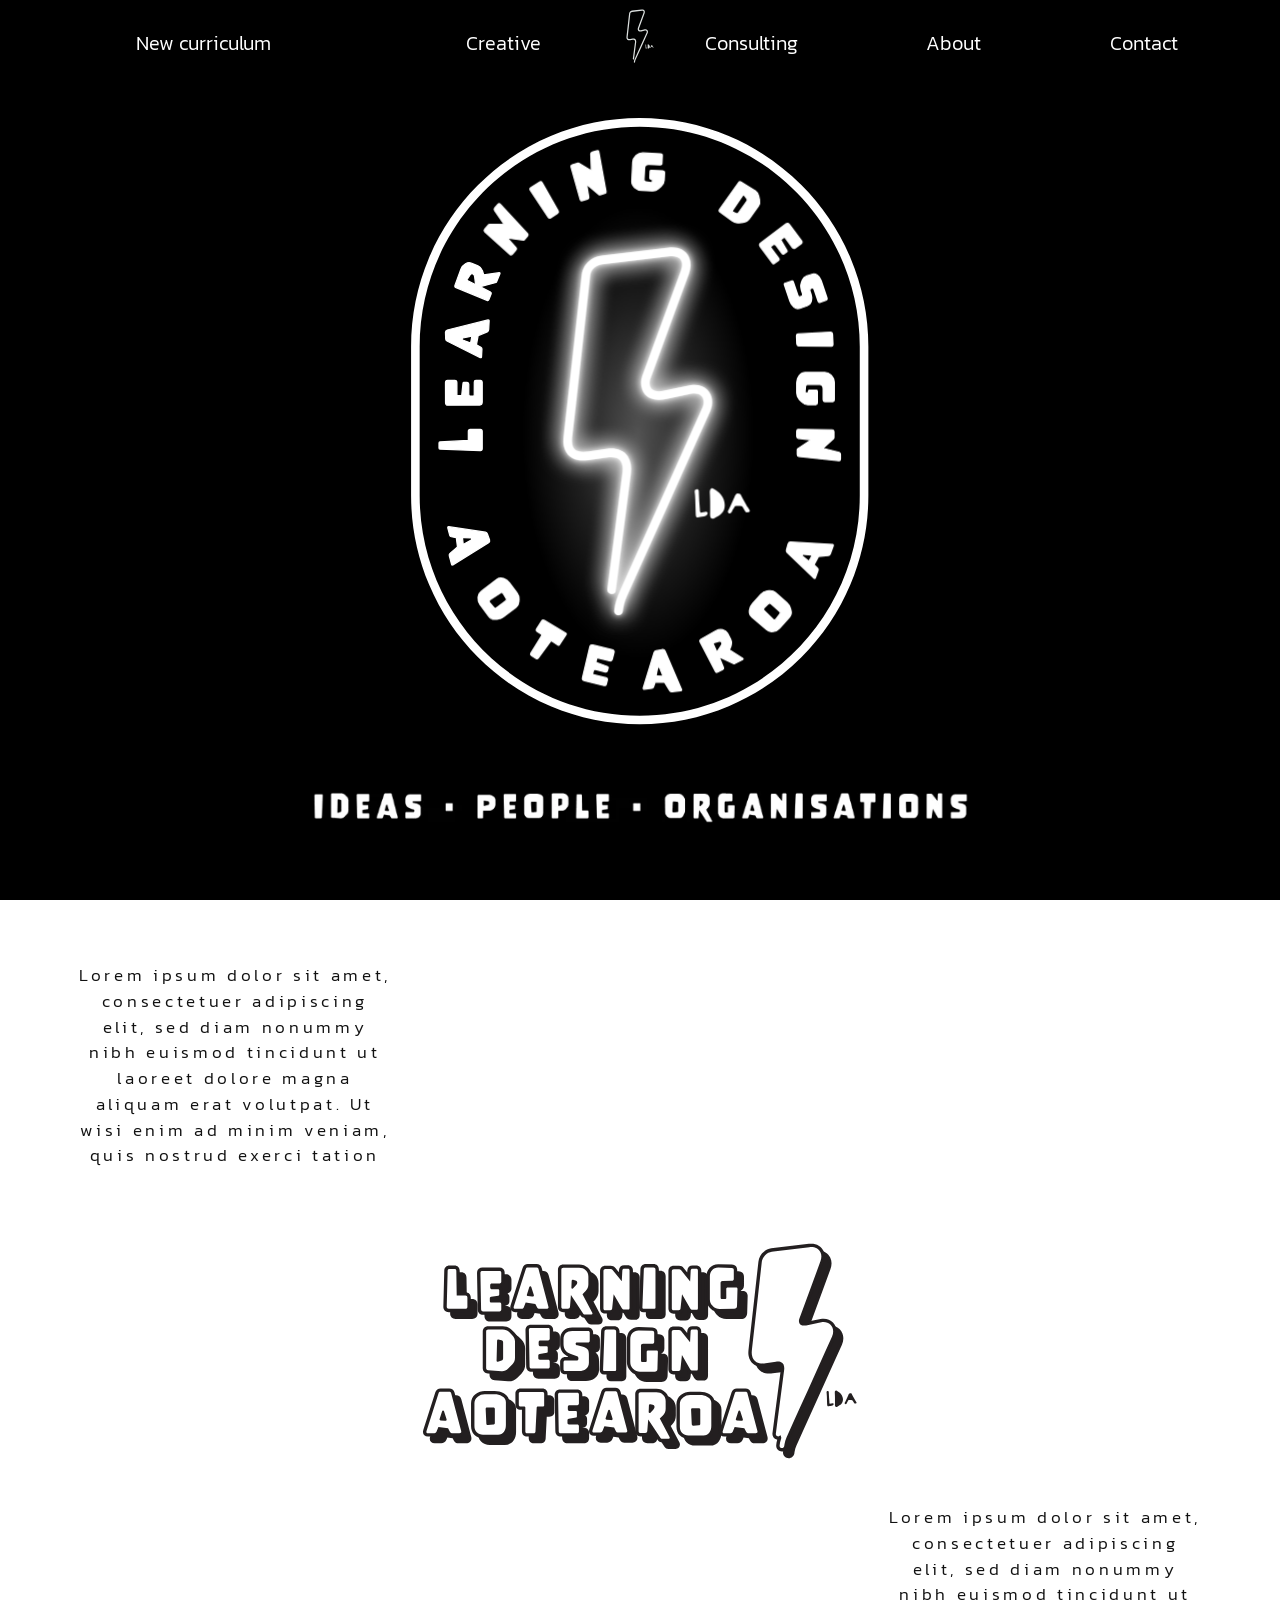
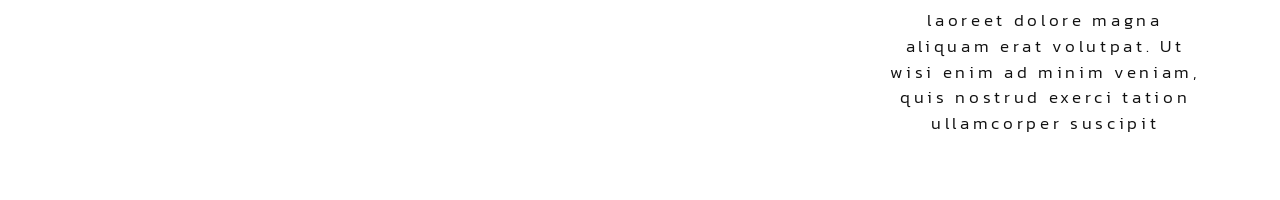
<file: index.html>
<!doctype html>
<html lang="en">
<head>
  <meta charset="utf-8">
  <meta name="viewport" content="width=device-width, initial-scale=1">
  <title>Learning Design Aotearoa</title>
  <link rel="preconnect" href="https://fonts.googleapis.com">
  <link rel="preconnect" href="https://fonts.gstatic.com" crossorigin>
  <link href="https://fonts.googleapis.com/css2?family=Kanit:wght@300&display=swap" rel="stylesheet">
  <style>
    *, *::before, *::after { box-sizing: border-box; }
    html { scroll-snap-type: y mandatory; scroll-behavior: smooth; }
    body { margin: 0; font-family: "Kanit", system-ui, sans-serif; font-weight: 300; background: #000; color: #fff; }

    section { min-height: 100vh; min-height: 100svh; scroll-snap-align: start; position: relative; }

    /* ---------- Hero (01) ---------- */
    .hero { background: #000; display: flex; flex-direction: column; }

    nav {
      display: grid;
      grid-template-columns: 1fr auto 1fr;
      align-items: center;
      padding: 2.5vh 4vw 0;
    }
    nav .side { display: flex; justify-content: space-around; align-items: center; gap: 2vw; }
    nav a { color: #fff; text-decoration: none; font-size: clamp(14px, 1.6vw, 30px); text-align: center; transition: text-shadow .2s; }
    nav a:hover, nav a:focus-visible { text-shadow: 0 0 8px rgba(255,255,255,.8); outline: none; }
    nav .nav-bolt img { height: clamp(30px, 6vh, 64px); width: auto; display: block; margin-top: -1.5vh; filter: invert(1); }

    .badge-wrap { flex: 1; display: flex; flex-direction: column; align-items: center; justify-content: center; gap: 6vh; padding: 3vh 16px 5vh; }
    .badge { width: min(52vh, 100%); }
    .badge svg { display: block; width: 100%; height: auto; overflow: visible; }
    .tagline { width: min(75vh, 100%); height: auto; }
    .neon { opacity: 0; }

    /* LED switch-on: stutter, catch, settle, then hum */
    .badge.lit .neon {
      animation:
        ignite 2.4s steps(1, end) .5s forwards,
        hum 7s ease-in-out 2.9s infinite;
    }
    @keyframes ignite {
      0%   { opacity: 0; }
      4%   { opacity: .9; }
      7%   { opacity: 0; }
      12%  { opacity: .55; }
      14%  { opacity: 0; }
      30%  { opacity: 0; }
      33%  { opacity: 1; }
      36%  { opacity: .2; }
      40%  { opacity: 1; }
      44%  { opacity: 0; }
      58%  { opacity: 0; }
      61%  { opacity: .8; }
      64%  { opacity: .3; }
      68%  { opacity: 1; }
      100% { opacity: 1; }
    }
    /* Occasional faint buzz once it's fully on */
    @keyframes hum {
      0%, 40%, 44%, 80%, 100% { opacity: 1; }
      41% { opacity: .6; }
      42% { opacity: 1; }
      43% { opacity: .75; }
      81% { opacity: .85; }
    }

    @media (prefers-reduced-motion: reduce) {
      html { scroll-behavior: auto; }
      .badge.lit .neon { animation: none; opacity: 1; }
    }

    /* ---------- About (02) ---------- */
    .about {
      background: #fff; color: #111;
      display: grid;
      grid-template-columns: 1fr 1.4fr 1fr;
      grid-template-rows: 1fr 1fr;
      align-items: center;
      gap: 2vw;
      padding: 7vh 6vw;
    }
    .about p {
      margin: 0;
      text-align: center;
      letter-spacing: .22em;
      line-height: 1.55;
      font-size: clamp(14px, min(1.3vw, 2.2vh), 26px);
    }
    .about .left  { grid-column: 1; grid-row: 1; align-self: start; }
    .about .mark  { grid-column: 2; grid-row: 1 / span 2; width: 100%; height: auto; }
    .about .right { grid-column: 3; grid-row: 2; align-self: end; }

    @media (max-width: 760px) {
      nav { grid-template-columns: 1fr; row-gap: 12px; padding: 20px 16px 0; }
      nav .nav-bolt { grid-row: 1; justify-self: center; }
      nav .side { justify-content: center; gap: 22px; }
      nav .nav-bolt img { margin-top: 0; }
      .about { grid-template-columns: 1fr; grid-template-rows: auto; gap: 40px; padding: 64px 16px; align-content: center; }
      .about .left, .about .mark, .about .right { grid-column: 1; grid-row: auto; }
      .about .mark { order: -1; }
    }
  </style>
</head>
<body>
  <section class="hero" id="home">
    <nav>
      <div class="side">
        <a href="#">New curriculum</a>
        <a href="#intro">Creative</a>
      </div>
      <a href="#home" class="nav-bolt" aria-label="Learning Design Aotearoa"><img src="[data-uri]" alt=""></a>
      <div class="side">
        <a href="#intro">Consulting</a>
        <a href="#">About</a>
        <a href="#">Contact</a>
      </div>
    </nav>
    <div class="badge-wrap">
      <div class="badge" id="badge">
        <svg xmlns="http://www.w3.org/2000/svg" xmlns:xlink="http://www.w3.org/1999/xlink" role="img" aria-label="Learning Design Aotearoa" viewBox="107 170 381 502">
<defs><path fill-rule="nonzero" id="bolt" d="M 329.953125 288.640625 C 328.21875 286.703125 324.890625 286.199219 322.265625 286.515625 L 266.492188 293.164062 C 261.738281 293.730469 257.507812 297.09375 256.945312 302.167969 L 245.558594 404.886719 L 242.207031 434.121094 C 241.964844 436.21875 242.023438 438.289062 242.421875 440.242188 C 243.632812 446.191406 249.917969 446.292969 256.046875 445.433594 L 271.03125 443.320312 C 277.058594 442.472656 284.21875 444.289062 287.449219 449.425781 C 290.0625 453.582031 290.714844 458.308594 290.078125 463.25 L 277.621094 559.453125 C 277.375 561.355469 274.765625 561.816406 273.613281 561.476562 C 271.867188 560.953125 270.6875 559.503906 270.933594 557.609375 L 272.628906 544.535156 L 283.304688 462.277344 C 283.960938 457.222656 282.753906 452.195312 278.210938 450.78125 C 275.886719 450.0625 273.492188 450.023438 271.039062 450.371094 L 255.644531 452.554688 C 247.15625 453.757812 239.589844 451.945312 236.3125 443.882812 C 234.648438 439.789062 235.0625 435.945312 235.554688 431.523438 L 244.453125 352.039062 L 250.042969 301.835938 C 250.609375 296.746094 253.476562 292.09375 257.480469 289.320312 C 260.527344 287.203125 263.980469 286.410156 267.648438 285.96875 L 320.722656 279.605469 C 327.765625 278.761719 334.464844 280.910156 337.34375 287.363281 C 339.289062 291.726562 338.976562 296.25 337.339844 300.699219 L 325.4375 333.023438 L 305.90625 386.378906 C 304.765625 389.492188 305.195312 393.390625 307.84375 395.230469 C 310.160156 396.839844 313.359375 396.71875 316.074219 396.167969 L 338.582031 391.605469 C 343.507812 390.609375 348.859375 391.746094 352.371094 395.367188 C 356.839844 399.972656 357.242188 406.929688 354.644531 412.660156 L 343.957031 436.21875 L 318.308594 493.464844 L 307.25 517.9375 L 286.773438 563.253906 C 284.925781 567.339844 283.917969 571.390625 283.460938 575.714844 C 283.269531 577.488281 281.816406 578.855469 280.03125 578.871094 C 277.96875 578.890625 276.335938 577.113281 276.535156 575.0625 C 277.089844 569.3125 278.960938 564.03125 281.386719 558.648438 L 324.339844 463.296875 L 348.597656 409.207031 C 349.945312 406.199219 349.582031 402.496094 347.429688 400.347656 C 345.339844 398.261719 342.042969 397.957031 339.238281 398.542969 L 318.234375 402.929688 C 310.355469 404.574219 301.84375 402.792969 299.304688 395.011719 C 298.140625 391.449219 298.027344 387.699219 299.386719 383.992188 L 330.886719 298.046875 C 332.035156 294.910156 332.351562 291.316406 329.953125 288.640625 "/><filter id="glow" x="-60%" y="-30%" width="220%" height="160%"><feGaussianBlur in="SourceGraphic" stdDeviation="2.5" result="a"/><feGaussianBlur in="SourceGraphic" stdDeviation="9" result="b"/><feMerge><feMergeNode in="b"/><feMergeNode in="b"/><feMergeNode in="a"/></feMerge></filter><radialGradient id="bloom"><stop offset="0" stop-color="#fff" stop-opacity=".32"/><stop offset=".55" stop-color="#fff" stop-opacity=".12"/><stop offset="1" stop-color="#fff" stop-opacity="0"/></radialGradient>
<g>
<g id="glyph-0-0">
<path d="M 3.453125 -18.234375 C 3.421875 -19.3125 3.671875 -21.609375 1.984375 -21.609375 C 0.9375 -21.609375 0 -21.0625 0 -19.875 C 0 -19.125 0.1875 -18.265625 0.25 -17.46875 C 0.359375 -16.109375 0.4375 -14.703125 0.5 -13.296875 C 0.6875 -9.53125 0.640625 -5.71875 0.859375 -1.9375 C 0.9375 -0.859375 0.90625 0.140625 1.4375 1.078125 C 1.796875 1.265625 2.15625 1.40625 2.59375 1.40625 C 3.234375 1.40625 3.921875 1.109375 4.609375 0.96875 C 6.359375 0.609375 8.671875 0.71875 10 -0.71875 C 10.3125 -1.078125 10.640625 -1.515625 10.640625 -2.015625 C 10.640625 -2.546875 10 -3.265625 9.421875 -3.265625 C 9.390625 -3.265625 9.34375 -3.265625 9.3125 -3.234375 C 7.84375 -2.953125 6.40625 -2.703125 4.921875 -2.515625 C 4.3125 -3.015625 4.28125 -3.734375 4.28125 -4.453125 C 4.28125 -4.859375 4.28125 -5.21875 4.25 -5.609375 C 3.953125 -9.703125 3.484375 -13.8125 3.453125 -17.90625 Z M 3.453125 -18.234375 "/>
</g>
<g id="glyph-0-1">
<path d="M 12.078125 -8.625 C 12.078125 -11.609375 10.96875 -14.640625 9.09375 -16.96875 C 7.40625 -19.15625 5.140625 -20.59375 2.796875 -21.96875 C 2.484375 -22.140625 2.265625 -22.359375 1.875 -22.359375 C 1.46875 -22.359375 0.859375 -21.9375 0.578125 -21.671875 C -0.03125 -21.171875 -0.109375 -19.953125 -0.109375 -19.203125 C -0.109375 -18.484375 -0.03125 -17.71875 0 -16.96875 C 0.21875 -13.453125 0.1875 -9.84375 0.1875 -6.328125 L 0.1875 -3.515625 C 0.1875 -1.9375 -0.359375 2.4375 2.078125 2.4375 C 2.65625 2.4375 3.15625 2.125 3.671875 1.90625 C 8.484375 -0.390625 12.078125 -2.765625 12.078125 -8.625 Z M 12.078125 -8.625 "/>
</g>
<g id="glyph-0-2">
<path d="M 17.90625 -4.25 C 17.40625 -5.0625 16.9375 -5.890625 16.4375 -6.6875 C 16.171875 -7.078125 15.859375 -7.484375 15.609375 -7.875 C 14.84375 -9.09375 14.171875 -10.421875 13.484375 -11.6875 C 12.515625 -13.453125 11.5 -15.25 10.671875 -17.046875 C 10.25 -17.9375 9.640625 -17.90625 8.765625 -17.96875 C 8.59375 -18.015625 8.375 -18.078125 8.203125 -18.078125 C 6.609375 -18.078125 6 -16.5 5.5 -15.28125 C 4.53125 -12.734375 3.15625 -10.359375 2.125 -7.84375 C 1.46875 -6.359375 0.609375 -5.03125 0 -3.5625 C 0.078125 -2.84375 0.796875 -1.828125 1.546875 -1.828125 C 2.078125 -1.828125 2.796875 -2.4375 3.09375 -2.875 C 3.421875 -3.34375 3.671875 -4.140625 3.953125 -4.671875 C 4.5625 -5.75 5.25 -6.796875 5.890625 -7.875 C 6.65625 -7.875 7.375 -7.90625 8.125 -7.90625 C 9.234375 -7.90625 10.3125 -7.875 11.4375 -7.765625 C 12.515625 -6.96875 14.171875 -3.265625 14.84375 -2.90625 C 15.0625 -2.84375 15.359375 -2.796875 15.5625 -2.796875 C 16.109375 -2.796875 16.578125 -2.90625 17.109375 -2.90625 C 17.546875 -3.15625 17.9375 -3.625 17.90625 -4.140625 Z M 17.90625 -4.25 "/>
</g>
<g id="glyph-1-0">
<path d="M 15.1875 -18.34375 C 15.1875 -19.34375 14.71875 -19.941406 13.78125 -20.140625 L 9.34375 -21.015625 C 9.25 -21.046875 9.164062 -21.0625 9.09375 -21.0625 C 8.789062 -21.0625 8.640625 -20.867188 8.640625 -20.484375 C 8.640625 -20.472656 8.640625 -20.457031 8.640625 -20.4375 L 8.734375 -15.265625 C 8.742188 -14.785156 8.910156 -14.546875 9.234375 -14.546875 C 9.316406 -14.546875 9.421875 -14.5625 9.546875 -14.59375 L 13.765625 -15.765625 C 14.710938 -16.035156 15.1875 -16.648438 15.1875 -17.609375 Z M 8.703125 -9.234375 C 8.203125 -9.234375 7.953125 -8.988281 7.953125 -8.5 L 7.953125 -1.28125 C 7.953125 -0.425781 7.523438 0 6.671875 0 L 2.609375 0 C 1.753906 0 1.328125 -0.425781 1.328125 -1.28125 L 1.328125 -26.03125 C 1.328125 -27.125 1.878906 -27.671875 2.984375 -27.671875 L 14.71875 -27.671875 C 16.613281 -27.671875 18.3125 -27.140625 19.8125 -26.078125 L 20.3125 -25.71875 C 21.832031 -24.632812 22.59375 -23.160156 22.59375 -21.296875 L 22.59375 -16.515625 C 22.59375 -14.660156 21.941406 -13.054688 20.640625 -11.703125 L 20.171875 -11.21875 C 18.867188 -9.875 17.300781 -9.203125 15.46875 -9.203125 L 15.421875 -9.203125 Z M 8.703125 -9.234375 "/>
</g>
<g id="glyph-1-1">
<path d="M 12.6875 -18.671875 C 12.6875 -19.515625 12.238281 -20.046875 11.34375 -20.265625 L 9.765625 -20.65625 C 9.671875 -20.6875 9.539062 -20.703125 9.375 -20.703125 C 8.9375 -20.703125 8.703125 -20.441406 8.671875 -19.921875 L 8.5 -15.15625 C 8.5 -15.132812 8.5 -15.117188 8.5 -15.109375 C 8.5 -14.617188 8.734375 -14.375 9.203125 -14.375 C 9.421875 -14.375 9.609375 -14.460938 9.765625 -14.640625 L 11.75 -16.765625 C 12.375 -17.429688 12.6875 -18.066406 12.6875 -18.671875 Z M 23.4375 2.921875 C 23.488281 3.015625 23.515625 3.125 23.515625 3.25 C 23.515625 3.738281 23.265625 3.984375 22.765625 3.984375 L 17.640625 3.984375 C 17.390625 3.984375 17.191406 3.875 17.046875 3.65625 L 8.171875 -9.796875 L 7.5 -1.5 C 7.425781 -0.550781 6.929688 -0.078125 6.015625 -0.078125 L 2.796875 -0.078125 C 1.816406 -0.078125 1.328125 -0.5625 1.328125 -1.53125 L 1.328125 -27.765625 C 1.328125 -28.742188 1.816406 -29.234375 2.796875 -29.234375 L 13.96875 -29.234375 C 15.832031 -29.234375 17.394531 -28.65625 18.65625 -27.5 C 19.945312 -26.3125 20.59375 -24.789062 20.59375 -22.9375 L 20.59375 -17.5 C 20.59375 -15.644531 19.9375 -14.046875 18.625 -12.703125 L 16.40625 -10.421875 Z M 23.4375 2.921875 "/>
</g>
<g id="glyph-1-2">
<path d="M 10.25 -0.734375 C 10.25 -0.242188 10.003906 0 9.515625 0 L 1.671875 0 C 1.179688 0 0.9375 -0.238281 0.9375 -0.71875 C 0.9375 -0.726562 0.9375 -0.75 0.9375 -0.78125 L 1.953125 -28.125 C 1.984375 -29.082031 2.472656 -29.5625 3.421875 -29.5625 L 8.78125 -29.5625 C 9.757812 -29.5625 10.25 -29.070312 10.25 -28.09375 Z M 10.25 -0.734375 "/>
</g>
<g id="glyph-1-3">
<path d="M 17.015625 -9.0625 L 13.921875 -0.546875 C 13.703125 0.0976562 13.191406 0.421875 12.390625 0.421875 C 11.515625 0.421875 10.988281 0.0390625 10.8125 -0.71875 L 8.515625 -10.15625 L 7.421875 -1.28125 C 7.316406 -0.476562 6.878906 -0.078125 6.109375 -0.078125 L 2.40625 -0.078125 C 1.5625 -0.078125 1.140625 -0.484375 1.140625 -1.296875 C 1.140625 -1.335938 1.140625 -1.367188 1.140625 -1.390625 L 1.96875 -26.734375 C 2 -27.691406 2.484375 -28.171875 3.421875 -28.171875 L 9.109375 -28.171875 C 9.953125 -28.171875 10.503906 -27.753906 10.765625 -26.921875 L 13.5 -18.546875 L 16.546875 -26.84375 C 16.835938 -27.644531 17.398438 -28.046875 18.234375 -28.046875 L 24.09375 -28.046875 C 25.050781 -28.046875 25.53125 -27.585938 25.53125 -26.671875 C 25.53125 -26.628906 25.53125 -26.597656 25.53125 -26.578125 L 24.703125 -0.09375 C 24.679688 0.726562 24.242188 1.140625 23.390625 1.140625 L 20.171875 1.140625 C 19.398438 1.140625 18.941406 0.765625 18.796875 0.015625 Z M 17.015625 -9.0625 "/>
</g>
<g id="glyph-1-4">
<path d="M 14.703125 -9.875 L 12.890625 -15.625 C 12.773438 -15.976562 12.550781 -16.15625 12.21875 -16.15625 C 11.84375 -16.15625 11.59375 -15.953125 11.46875 -15.546875 L 9.75 -10.09375 C 9.707031 -9.96875 9.6875 -9.859375 9.6875 -9.765625 C 9.6875 -9.390625 9.925781 -9.175781 10.40625 -9.125 L 13.4375 -8.828125 C 13.550781 -8.816406 13.660156 -8.8125 13.765625 -8.8125 C 14.410156 -8.8125 14.734375 -9.050781 14.734375 -9.53125 C 14.734375 -9.632812 14.722656 -9.75 14.703125 -9.875 Z M 25.046875 -1.734375 C 25.117188 -1.484375 25.15625 -1.253906 25.15625 -1.046875 C 25.15625 -0.347656 24.734375 0 23.890625 0 L 18.34375 0 C 17.820312 0 17.425781 -0.257812 17.15625 -0.78125 L 15.765625 -3.515625 L 8.890625 -4.515625 L 7.5 -1 C 7.238281 -0.332031 6.75 0 6.03125 0 L 1.421875 0 C 0.691406 0 0.328125 -0.304688 0.328125 -0.921875 C 0.328125 -1.160156 0.378906 -1.445312 0.484375 -1.78125 L 9 -28.4375 C 9.226562 -29.132812 9.703125 -29.484375 10.421875 -29.484375 L 16.640625 -29.484375 C 17.367188 -29.484375 17.832031 -29.125 18.03125 -28.40625 Z M 25.046875 -1.734375 "/>
</g>
<g id="glyph-1-5">
<path d="M 8.09375 -1.359375 L 7.625 -12.375 L 0.703125 -27.515625 C 0.484375 -27.984375 0.375 -28.367188 0.375 -28.671875 C 0.375 -29.265625 0.765625 -29.5625 1.546875 -29.5625 L 6.90625 -29.5625 C 7.738281 -29.5625 8.359375 -29.210938 8.765625 -28.515625 L 11.515625 -23.828125 L 16.203125 -31.484375 C 16.347656 -31.722656 16.554688 -31.84375 16.828125 -31.84375 L 21.640625 -31.84375 C 22.128906 -31.84375 22.375 -31.597656 22.375 -31.109375 C 22.375 -31.015625 22.363281 -30.914062 22.34375 -30.8125 L 15.46875 -13.78125 L 14.375 -1.140625 C 14.320312 -0.378906 13.890625 0 13.078125 0 L 9.578125 0 C 8.628906 0 8.132812 -0.453125 8.09375 -1.359375 Z M 8.09375 -1.359375 "/>
</g>
<g id="glyph-1-6">
</g>
<g id="glyph-1-7">
<path d="M 6.65625 -34 C 7.125 -34 7.367188 -33.765625 7.390625 -33.296875 L 8.390625 -10.9375 L 14.546875 -10.9375 C 15.515625 -10.9375 16 -10.445312 16 -9.46875 L 16 -1.46875 C 16 -0.488281 15.515625 0 14.546875 0 L 2.765625 0 C 1.804688 0 1.328125 -0.460938 1.328125 -1.390625 C 1.328125 -1.421875 1.328125 -1.457031 1.328125 -1.5 L 2.4375 -33.296875 C 2.445312 -33.765625 2.691406 -34 3.171875 -34 Z M 6.65625 -34 "/>
</g>
<g id="glyph-1-8">
<path d="M 15.859375 -8.59375 L 15.859375 -18.5625 C 15.859375 -19.300781 15.492188 -19.671875 14.765625 -19.671875 L 10.40625 -19.671875 C 9.6875 -19.671875 9.328125 -19.316406 9.328125 -18.609375 C 9.328125 -18.566406 9.328125 -18.53125 9.328125 -18.5 L 9.8125 -8.125 C 9.851562 -7.457031 10.1875 -7.125 10.8125 -7.125 C 10.851562 -7.125 10.90625 -7.125 10.96875 -7.125 L 14.796875 -7.46875 C 15.503906 -7.53125 15.859375 -7.90625 15.859375 -8.59375 Z M 23.734375 -7.078125 C 23.734375 -5.160156 23.285156 -3.582031 22.390625 -2.34375 C 21.378906 -0.925781 19.960938 -0.21875 18.140625 -0.21875 L 7.4375 -0.21875 C 5.5625 -0.21875 4.070312 -0.789062 2.96875 -1.9375 C 1.875 -3.082031 1.328125 -4.597656 1.328125 -6.484375 L 1.328125 -22.625 C 1.328125 -24.488281 2.054688 -26.003906 3.515625 -27.171875 L 3.65625 -27.265625 C 5.113281 -28.429688 6.773438 -29.015625 8.640625 -29.015625 L 15.71875 -29.015625 C 17.625 -29.015625 19.375 -28.566406 20.96875 -27.671875 L 21.25 -27.515625 C 22.90625 -26.585938 23.734375 -25.210938 23.734375 -23.390625 Z M 23.734375 -7.078125 "/>
</g>
<g id="glyph-1-9">
<path d="M 14.109375 -15.234375 L 19.90625 -15.234375 C 20.632812 -15.234375 21 -14.882812 21 -14.1875 C 21 -14.175781 21 -14.15625 21 -14.125 L 20.65625 -2 C 20.625 -0.675781 19.945312 -0.0078125 18.625 0 L 8.296875 0.078125 L 8.25 0.078125 C 6.414062 0.078125 4.835938 -0.582031 3.515625 -1.90625 L 3.265625 -2.171875 C 1.972656 -3.453125 1.328125 -5.03125 1.328125 -6.90625 L 1.328125 -23.046875 C 1.328125 -24.878906 1.847656 -26.394531 2.890625 -27.59375 C 3.972656 -28.84375 5.421875 -29.46875 7.234375 -29.46875 C 7.316406 -29.46875 7.398438 -29.46875 7.484375 -29.46875 L 16.9375 -29.15625 C 17.894531 -29.125 18.375 -28.640625 18.375 -27.703125 L 18.375 -21.4375 C 18.375 -20.457031 17.882812 -19.96875 16.90625 -19.96875 L 10.40625 -19.9375 C 9.4375 -19.9375 8.953125 -19.453125 8.953125 -18.484375 L 8.984375 -8.046875 C 8.984375 -7.316406 9.351562 -6.953125 10.09375 -6.953125 L 12.3125 -6.953125 C 12.800781 -6.953125 13.046875 -7.195312 13.046875 -7.6875 L 13.015625 -14.125 C 13.015625 -14.863281 13.378906 -15.234375 14.109375 -15.234375 Z M 14.109375 -15.234375 "/>
</g>
</g>
<clipPath id="clip-0">
<path clip-rule="nonzero" d="M 1 0.457031 L 593 0.457031 L 593 841 L 1 841 Z M 1 0.457031 "/>
</clipPath>
</defs>

<path fill-rule="nonzero" fill="#000" fill-opacity="1" d="M 297.277344 664.125 C 196.566406 664.125 114.632812 582.191406 114.632812 481.480469 L 114.632812 360.296875 C 114.632812 259.589844 196.566406 177.65625 297.277344 177.65625 C 397.984375 177.65625 479.917969 259.589844 479.917969 360.296875 L 479.917969 481.480469 C 479.917969 582.191406 397.984375 664.125 297.277344 664.125 "/>
<path fill-rule="nonzero" fill="rgb(100%, 100%, 100%)" fill-opacity="1" d="M 297.277344 174.160156 C 272.152344 174.160156 247.773438 179.082031 224.820312 188.789062 C 202.65625 198.167969 182.75 211.585938 165.65625 228.679688 C 148.5625 245.769531 135.144531 265.675781 125.769531 287.84375 C 116.058594 310.796875 111.136719 335.171875 111.136719 360.300781 L 111.136719 481.480469 C 111.136719 506.605469 116.058594 530.984375 125.769531 553.9375 C 135.144531 576.101562 148.5625 596.007812 165.65625 613.101562 C 182.75 630.195312 202.65625 643.613281 224.820312 652.988281 C 247.773438 662.695312 272.152344 667.621094 297.277344 667.621094 C 322.402344 667.621094 346.777344 662.695312 369.730469 652.988281 C 391.898438 643.613281 411.804688 630.195312 428.894531 613.101562 C 445.988281 596.007812 459.410156 576.101562 468.785156 553.9375 C 478.492188 530.984375 483.414062 506.605469 483.414062 481.480469 L 483.414062 360.300781 C 483.414062 335.171875 478.492188 310.796875 468.785156 287.84375 C 459.410156 265.675781 445.988281 245.769531 428.894531 228.679688 C 411.804688 211.585938 391.898438 198.167969 369.730469 188.789062 C 346.777344 179.082031 322.402344 174.160156 297.277344 174.160156 M 297.277344 181.152344 C 396.21875 181.152344 476.421875 261.359375 476.421875 360.300781 L 476.421875 481.480469 C 476.421875 580.421875 396.214844 660.628906 297.277344 660.628906 C 198.335938 660.628906 118.128906 580.421875 118.128906 481.480469 L 118.128906 360.300781 C 118.128906 261.359375 198.335938 181.152344 297.277344 181.152344 Z M 297.277344 181.152344 "/>
<use xlink:href="#bolt" fill="#3b3b3b"/><g class="neon"><ellipse cx="296" cy="430" rx="95" ry="185" fill="url(#bloom)"/><use xlink:href="#bolt" fill="#fff" filter="url(#glow)"/><use xlink:href="#bolt" fill="#fff"/></g>
<g fill="rgb(100%, 100%, 100%)" fill-opacity="1">
<use xlink:href="#glyph-0-0" x="341.992254" y="497.868442"/>
<use xlink:href="#glyph-0-1" x="354.433123" y="497.868442"/>
<use xlink:href="#glyph-0-2" x="368.959456" y="497.868442"/>
</g>
<path fill-rule="nonzero" fill="rgb(100%, 100%, 100%)" fill-opacity="1" stroke-width="1" stroke-linecap="butt" stroke-linejoin="miter" stroke="rgb(100%, 100%, 100%)" stroke-opacity="1" stroke-miterlimit="10" d="M -0.00129753 0.000318834 C -0.00129753 0.555681 0.241185 0.845095 0.73006 0.872472 L 23.898829 2.049683 L 23.898829 9.320234 C 23.898829 10.473979 24.403348 11.048897 25.412387 11.048897 L 33.715442 11.048897 C 34.72448 11.048897 35.228999 10.473979 35.228999 9.320234 L 35.228999 -4.60684 C 35.228999 -5.729298 34.751857 -6.292482 33.789751 -6.292482 L 33.680243 -6.292482 L 0.73006 -4.990118 C 0.241185 -4.978385 -0.00129753 -4.68506 -0.00129753 -4.117965 Z M -0.00129753 0.000318834 " transform="matrix(0.998785, 0, 0, -0.998785, 133.868483, 438.617506)"/>
<path fill-rule="nonzero" fill="rgb(100%, 100%, 100%)" fill-opacity="1" stroke-width="1" stroke-linecap="butt" stroke-linejoin="miter" stroke="rgb(100%, 100%, 100%)" stroke-opacity="1" stroke-miterlimit="10" d="M -0.00186724 0.000346212 L 3.81527 -0.0426748 C 4.699156 -0.0583188 5.141099 -0.562838 5.141099 -1.556232 L 5.141099 -17.810352 C 5.141099 -19.378663 4.452763 -20.168686 3.068269 -20.180419 L -22.889045 -20.352503 C -24.136654 -20.364236 -24.758503 -19.648523 -24.758503 -18.197541 L -24.813257 -1.982531 C -24.813257 -0.691901 -24.253984 -0.0426748 -23.131527 -0.0426748 L -23.111972 -0.0426748 L -17.202449 -0.0856958 C -16.068259 -0.10134 -15.501164 -0.746655 -15.501164 -2.025552 L -15.501164 -11.709191 C -15.501164 -12.280197 -15.246949 -12.5657 -14.734608 -12.5657 L -12.286321 -12.5657 C -11.824823 -12.5657 -11.566697 -12.307574 -11.519765 -11.795233 L -10.526371 -2.475317 C -10.479439 -1.962976 -10.240868 -1.708761 -9.81848 -1.708761 L -9.798925 -1.708761 L -7.143355 -1.751782 C -6.259469 -1.763515 -5.813615 -2.268034 -5.813615 -3.26534 L -5.852725 -11.368934 C -5.852725 -12.381883 -5.410782 -12.886402 -4.526895 -12.886402 L -2.133363 -12.886402 C -1.621022 -12.886402 -1.366807 -12.593077 -1.366807 -12.010338 L -1.327697 -1.513211 C -1.327697 -0.504173 -0.889664 0.000346212 -0.0175112 0.000346212 Z M -0.00186724 0.000346212 " transform="matrix(0.998785, 0, 0, -0.998785, 163.919834, 387.582377)"/>
<path fill-rule="nonzero" fill="rgb(100%, 100%, 100%)" fill-opacity="1" d="M 159.523438 351.871094 L 153.394531 353.175781 C 152.980469 353.265625 152.757812 353.574219 152.730469 354.101562 C 152.710938 354.453125 152.855469 354.691406 153.160156 354.804688 L 158.609375 356.882812 C 158.765625 356.945312 158.910156 356.984375 159.03125 356.988281 C 159.40625 357.007812 159.644531 356.765625 159.746094 356.257812 L 160.425781 352.835938 C 160.441406 352.792969 160.449219 352.753906 160.453125 352.710938 C 160.480469 352.15625 160.253906 351.867188 159.769531 351.84375 C 159.695312 351.839844 159.613281 351.847656 159.523438 351.871094 M 173.777344 338.492188 C 173.855469 338.46875 173.929688 338.457031 174.003906 338.460938 C 174.488281 338.484375 174.71875 338.789062 174.6875 339.371094 L 174.328125 346.285156 C 174.277344 347.222656 173.890625 347.84375 173.164062 348.144531 L 165.75 351.195312 L 164.328125 358.714844 L 167.96875 360.675781 C 168.574219 361.007812 168.859375 361.503906 168.824219 362.171875 L 168.5 368.386719 C 168.472656 368.953125 168.214844 369.222656 167.730469 369.199219 C 167.628906 369.191406 167.53125 369.171875 167.433594 369.140625 L 140.363281 355.632812 C 139.683594 355.296875 139.328125 354.675781 139.300781 353.765625 L 139.140625 348.957031 C 139.132812 348.828125 139.132812 348.707031 139.140625 348.59375 C 139.195312 347.527344 139.679688 346.886719 140.585938 346.664062 Z M 173.777344 338.492188 "/>
<path fill="none" stroke-width="1" stroke-linecap="butt" stroke-linejoin="miter" stroke="rgb(100%, 100%, 100%)" stroke-opacity="1" stroke-miterlimit="10" d="M -0.000443308 0.00181687 L -6.136804 -1.304457 C -6.55137 -1.39441 -6.774297 -1.70338 -6.801674 -2.231365 C -6.821229 -2.583355 -6.676522 -2.821926 -6.371464 -2.935345 L -0.915618 -5.015997 C -0.759177 -5.078573 -0.61447 -5.117683 -0.493229 -5.121594 C -0.117773 -5.141149 0.120798 -4.898667 0.222484 -4.390237 L 0.902998 -0.9642 C 0.918642 -0.921179 0.926464 -0.882069 0.930375 -0.839048 C 0.957752 -0.283686 0.730914 0.00572787 0.24595 0.0291939 C 0.171641 0.0331049 0.0895097 0.0252829 -0.000443308 0.00181687 Z M 14.270799 13.396995 C 14.349019 13.420461 14.423328 13.432194 14.497637 13.428283 C 14.982601 13.404817 15.21335 13.099759 15.182062 12.51702 L 14.82225 5.594548 C 14.771407 4.655908 14.384218 4.034059 13.656772 3.732912 L 6.233692 0.67842 L 4.810088 -6.850257 L 8.455141 -8.813579 C 9.061346 -9.146014 9.346849 -9.642711 9.31165 -10.311493 L 8.987037 -16.533895 C 8.95966 -17.10099 8.701534 -17.370849 8.21657 -17.347383 C 8.114884 -17.339561 8.017109 -17.320006 7.919334 -17.288718 L -19.183903 -3.764477 C -19.864417 -3.428131 -20.220318 -2.806282 -20.247695 -1.895019 L -20.408046 2.919424 C -20.415868 3.048487 -20.415868 3.169728 -20.408046 3.283147 C -20.353292 4.35085 -19.868328 4.992254 -18.960976 5.215181 Z M 14.270799 13.396995 " transform="matrix(0.998785, 0, 0, -0.998785, 159.52388, 351.872908)"/>
<path fill-rule="nonzero" fill="rgb(100%, 100%, 100%)" fill-opacity="1" d="M 161.460938 300.980469 C 160.5625 300.609375 159.792969 300.90625 159.152344 301.871094 L 156.765625 305.449219 C 156.722656 305.523438 156.6875 305.59375 156.660156 305.660156 C 156.527344 305.976562 156.632812 306.21875 156.964844 306.386719 L 162.644531 309.167969 C 162.671875 309.179688 162.691406 309.1875 162.714844 309.195312 C 163.074219 309.34375 163.328125 309.226562 163.488281 308.847656 C 163.523438 308.753906 163.535156 308.636719 163.511719 308.488281 L 162.867188 303.195312 C 162.722656 302.046875 162.253906 301.308594 161.460938 300.980469 M 182.945312 299.980469 C 183.058594 299.964844 183.164062 299.976562 183.253906 300.015625 C 183.335938 300.050781 183.410156 300.109375 183.480469 300.199219 C 183.574219 300.363281 183.570312 300.570312 183.46875 300.816406 L 180.6875 307.554688 C 180.601562 307.765625 180.46875 307.894531 180.285156 307.941406 L 167.503906 311.449219 L 175.777344 315.785156 C 176.429688 316.128906 176.59375 316.691406 176.277344 317.464844 L 174.503906 321.757812 C 174.171875 322.558594 173.65625 322.816406 172.957031 322.527344 L 147.75 312.125 C 146.828125 311.746094 146.542969 311.082031 146.894531 310.136719 L 151.585938 297.4375 C 151.640625 297.304688 151.695312 297.171875 151.75 297.042969 C 152.566406 295.058594 153.796875 293.613281 155.4375 292.707031 C 157.132812 291.765625 158.839844 291.648438 160.554688 292.355469 L 165.558594 294.421875 C 167.378906 295.171875 168.601562 296.519531 169.222656 298.464844 L 170.261719 301.730469 Z M 182.945312 299.980469 "/>
<path fill="none" stroke-width="1" stroke-linecap="butt" stroke-linejoin="miter" stroke="rgb(100%, 100%, 100%)" stroke-opacity="1" stroke-miterlimit="10" d="M 0.00101316 -0.000762783 C -0.898517 0.370782 -1.668984 0.0735462 -2.310388 -0.892471 L -4.70001 -4.474948 C -4.743031 -4.549257 -4.77823 -4.619655 -4.805607 -4.686142 C -4.938581 -5.002933 -4.832984 -5.245415 -4.500549 -5.413588 L 1.186046 -8.198221 C 1.213423 -8.209954 1.232978 -8.217776 1.256444 -8.225598 C 1.616257 -8.374216 1.870472 -8.256886 2.030823 -7.877519 C 2.066022 -7.783655 2.077755 -7.666325 2.054289 -7.517707 L 1.408974 -2.2183 C 1.264266 -1.068466 0.794946 -0.329287 0.00101316 -0.000762783 Z M 21.511518 1.000453 C 21.624937 1.016097 21.730534 1.004364 21.820487 0.965254 C 21.902618 0.930055 21.976927 0.87139 22.047326 0.781437 C 22.14119 0.617175 22.137279 0.409892 22.035593 0.163499 L 19.25096 -6.582977 C 19.164918 -6.794171 19.031944 -6.923234 18.848127 -6.970166 L 6.051332 -10.482245 L 14.334832 -14.823456 C 14.987969 -15.167624 15.152231 -15.730809 14.83544 -16.505187 L 13.059845 -20.803377 C 12.72741 -21.605132 12.211158 -21.863258 11.511089 -21.573844 L -13.7266 -11.158848 C -14.649596 -10.779481 -14.935099 -10.114611 -14.583109 -9.168149 L -9.885997 3.546515 C -9.831243 3.679489 -9.776489 3.812463 -9.721735 3.941526 C -8.904336 5.928315 -7.672371 7.375385 -6.02975 8.282737 C -4.332376 9.225288 -2.623268 9.342618 -0.906339 8.634727 L 4.103653 6.565808 C 5.92618 5.814896 7.150323 4.4656 7.772172 2.517922 L 8.812498 -0.751675 Z M 21.511518 1.000453 " transform="matrix(0.998785, 0, 0, -0.998785, 161.459926, 300.979707)"/>
<path fill-rule="nonzero" fill="rgb(100%, 100%, 100%)" fill-opacity="1" stroke-width="1" stroke-linecap="butt" stroke-linejoin="miter" stroke="rgb(100%, 100%, 100%)" stroke-opacity="1" stroke-miterlimit="10" d="M -0.000132046 0.00160131 L 7.125712 -7.929909 C 7.688896 -8.555669 7.657608 -9.22445 7.031848 -9.944074 L 4.251126 -13.123718 C 3.586256 -13.882452 2.925297 -13.976316 2.268249 -13.401399 L 2.256516 -13.389666 L -18.385748 5.105458 C -19.042796 5.69993 -19.042796 6.372622 -18.389659 7.119623 L -15.186549 10.784231 C -14.998821 10.995425 -14.771983 11.108844 -14.498213 11.116666 L -2.659613 11.390436 L -10.379929 22.587632 C -10.821872 23.240769 -10.751474 23.897817 -10.172646 24.562687 L -7.716537 27.370786 C -7.071222 28.109965 -6.461106 28.227295 -5.890099 27.730598 C -5.831434 27.679755 -5.780591 27.625001 -5.733659 27.566336 L 16.547313 3.470659 C 17.110497 2.864454 17.079209 2.203495 16.449538 1.487782 L 13.883921 -1.453291 C 13.664905 -1.699684 13.41069 -1.805281 13.109543 -1.766171 Z M -0.000132046 0.00160131 " transform="matrix(0.998785, 0, 0, -0.998785, 189.461069, 271.735974)"/>
<path fill-rule="nonzero" fill="rgb(100%, 100%, 100%)" fill-opacity="1" stroke-width="1" stroke-linecap="butt" stroke-linejoin="miter" stroke="rgb(100%, 100%, 100%)" stroke-opacity="1" stroke-miterlimit="10" d="M 0.00014049 -0.000873256 L -0.0194145 0.0304148 C -0.566955 0.879102 -0.355761 1.618281 0.614168 2.24013 L 7.38411 6.585252 C 8.338395 7.199279 9.073663 7.109326 9.586004 6.311482 C 9.613381 6.268461 9.636847 6.233262 9.656402 6.201974 L 22.750433 -16.7908 C 23.235397 -17.651221 23.008559 -18.382578 22.077741 -18.980961 L 16.852644 -22.3366 C 15.894448 -22.950627 15.139625 -22.837208 14.580352 -21.992432 Z M 0.00014049 -0.000873256 " transform="matrix(0.998785, 0, 0, -0.998785, 208.163922, 232.842878)"/>
<path fill-rule="nonzero" fill="rgb(100%, 100%, 100%)" fill-opacity="1" stroke-width="1" stroke-linecap="butt" stroke-linejoin="miter" stroke="rgb(100%, 100%, 100%)" stroke-opacity="1" stroke-miterlimit="10" d="M -0.000632372 0.00106693 L 1.76714 -10.515615 C 1.911847 -11.344747 1.524658 -11.892287 0.609484 -12.162146 L -3.442313 -13.358912 C -4.40833 -13.644415 -5.018447 -13.366734 -5.26484 -12.52978 L -5.272662 -12.514136 L -12.789605 14.162801 C -13.024266 15.0154 -12.664453 15.582495 -11.710169 15.864087 L -7.044345 17.240759 C -6.774486 17.32289 -6.520271 17.291602 -6.285611 17.154717 L 3.859526 11.041823 L 3.339362 24.636462 C 3.315896 25.422573 3.726552 25.938825 4.571328 26.189129 L 8.149894 27.2451 C 9.092445 27.522781 9.671273 27.295943 9.886378 26.568496 C 9.905933 26.494187 9.921577 26.423789 9.929399 26.345569 L 15.831099 -5.935833 C 15.983629 -6.749321 15.60035 -7.289039 14.685176 -7.558898 L 10.942348 -8.665711 C 10.629468 -8.755664 10.355698 -8.708732 10.121038 -8.517093 Z M -0.000632372 0.00106693 " transform="matrix(0.998785, 0, 0, -0.998785, 254.086569, 227.965909)"/>
<path fill-rule="nonzero" fill="rgb(100%, 100%, 100%)" fill-opacity="1" stroke-width="1" stroke-linecap="butt" stroke-linejoin="miter" stroke="rgb(100%, 100%, 100%)" stroke-opacity="1" stroke-miterlimit="10" d="M -0.00131066 0.00130725 C 0.0573544 -0.00260375 0.112108 -0.00651475 0.170773 -0.0104258 C 0.694848 -0.0338918 0.972529 0.20859 0.995995 0.720931 L 1.085948 2.51217 L -0.31028 2.840694 C -0.814799 2.965846 -1.057281 3.247438 -1.037726 3.681559 L -0.760045 9.360333 C -0.736579 9.845297 -0.447165 10.076046 0.104286 10.048669 L 9.588464 9.587171 C 10.597502 9.536328 11.078555 9.070918 11.035534 8.187032 L 10.730476 1.890321 C 10.636612 -0.0378028 9.819213 -1.688245 8.2861 -3.064917 L 6.232825 -4.91091 C 4.699712 -6.283671 2.838076 -6.917253 0.651827 -6.811656 L -7.529987 -6.412734 C -9.774902 -6.299315 -11.667826 -5.560136 -13.212672 -4.187375 L -13.47862 -3.948804 C -15.058664 -2.536932 -15.805665 -0.882579 -15.711801 1.010345 L -14.945245 16.73648 C -14.851381 18.676337 -14.049626 20.342423 -12.543891 21.730829 L -11.965063 22.262725 C -10.443683 23.662863 -8.589869 24.308178 -6.403619 24.202581 L 7.746382 23.510334 C 8.75542 23.463402 9.236474 22.994082 9.193453 22.110196 L 8.880572 15.668777 C 8.837551 14.784891 8.309566 14.366414 7.304439 14.417257 L -1.667397 14.851378 C -3.955333 14.964797 -5.148188 14.018335 -5.245963 12.011991 L -5.719194 2.300976 C -5.766126 1.342781 -5.242052 0.779596 -4.154794 0.615334 Z M -0.00131066 0.00130725 " transform="matrix(0.998785, 0, 0, -0.998785, 306.505215, 226.638024)"/>
<path fill-rule="nonzero" fill="rgb(100%, 100%, 100%)" fill-opacity="1" d="M 377.722656 251.277344 L 384.578125 241.644531 C 385.082031 240.933594 385.007812 240.179688 384.359375 239.378906 L 382.503906 237.097656 C 382.449219 237.027344 382.375 236.960938 382.28125 236.894531 C 381.832031 236.574219 381.457031 236.621094 381.164062 237.035156 C 381.15625 237.046875 381.148438 237.058594 381.140625 237.066406 L 372.839844 249.316406 C 372.546875 249.75 372.605469 250.113281 373.011719 250.398438 C 373.082031 250.449219 373.160156 250.496094 373.246094 250.546875 L 375.683594 251.753906 C 376.523438 252.164062 377.203125 252.007812 377.722656 251.277344 M 386.328125 256.417969 C 385.210938 257.988281 383.621094 258.875 381.5625 259.074219 L 378.441406 259.378906 C 376.363281 259.578125 374.4375 259.050781 372.667969 257.789062 L 362.894531 250.835938 C 361.84375 250.085938 361.644531 249.25 362.300781 248.324219 L 377.789062 226.566406 C 378.351562 225.773438 379.117188 225.675781 380.085938 226.273438 L 390.609375 232.800781 C 390.777344 232.90625 390.949219 233.019531 391.121094 233.144531 C 392.730469 234.289062 393.742188 235.773438 394.15625 237.59375 L 394.792969 240.410156 C 395.265625 242.488281 394.964844 244.285156 393.886719 245.796875 Z M 386.328125 256.417969 "/>
<path fill="none" stroke-width="1" stroke-linecap="butt" stroke-linejoin="miter" stroke="rgb(100%, 100%, 100%)" stroke-opacity="1" stroke-miterlimit="10" d="M 0.000358617 -0.000386727 L 6.864165 9.644142 C 7.368684 10.355944 7.294375 11.110767 6.645149 11.912522 L 4.787424 14.196547 C 4.73267 14.266945 4.658361 14.333432 4.564497 14.399919 C 4.114732 14.720621 3.739276 14.673689 3.44595 14.259123 C 3.438128 14.24739 3.430306 14.235657 3.422484 14.227835 L -4.888393 1.962936 C -5.181718 1.528815 -5.123053 1.165092 -4.716309 0.879588 C -4.645911 0.828745 -4.56769 0.781813 -4.481648 0.73097 L -2.041184 -0.477529 C -1.200319 -0.888184 -0.519805 -0.731744 0.000358617 -0.000386727 Z M 8.616294 -5.147264 C 7.497747 -6.719486 5.90597 -7.607284 3.844873 -7.806745 L 0.719983 -8.111803 C -1.36067 -8.311264 -3.288793 -7.783279 -5.060477 -6.520025 L -14.845801 0.441556 C -15.89786 1.192469 -16.097321 2.029423 -15.440273 2.95633 L 0.0668456 24.740605 C 0.63003 25.534538 1.396586 25.632313 2.366514 25.03393 L 12.902751 18.498648 C 13.070924 18.393051 13.243008 18.279632 13.415092 18.15448 C 15.026424 17.008556 16.039374 15.522376 16.45394 13.69985 L 17.091433 10.880018 C 17.564664 8.799365 17.263517 7.000305 16.184081 5.486748 Z M 8.616294 -5.147264 " transform="matrix(0.998785, 0, 0, -0.998785, 377.722298, 251.276957)"/>
<path fill-rule="nonzero" fill="rgb(100%, 100%, 100%)" fill-opacity="1" stroke-width="1" stroke-linecap="butt" stroke-linejoin="miter" stroke="rgb(100%, 100%, 100%)" stroke-opacity="1" stroke-miterlimit="10" d="M 0.000775498 -0.00125716 L -3.088915 -2.242261 C -3.808539 -2.758513 -4.465588 -2.617717 -5.056149 -1.815962 L -14.75152 11.231138 C -15.682338 12.486569 -15.600207 13.534717 -14.497305 14.371671 L 6.234911 29.984387 C 7.228305 30.73921 8.155212 30.535838 9.023455 29.37036 L 18.73447 16.389748 C 19.508848 15.353333 19.442361 14.496823 18.542831 13.828042 L 18.527187 13.816309 L 13.759677 10.327696 C 12.840592 9.662826 11.999726 9.842732 11.23317 10.871325 L 5.460533 18.646395 C 5.120276 19.103982 4.74482 19.178291 4.334165 18.873233 L 2.370842 17.41443 C 1.999297 17.136749 1.944543 16.780848 2.210491 16.338905 L 6.97409 8.266599 C 7.240038 7.824656 7.204839 7.476577 6.860671 7.226273 L 6.848938 7.21454 L 4.690066 5.665783 C 3.970441 5.14562 3.313393 5.290327 2.722832 6.088171 L -2.083788 12.619543 C -2.686082 13.42912 -3.339219 13.569916 -4.051021 13.041931 L -5.971323 11.614416 C -6.385889 11.309358 -6.413266 10.922168 -6.065187 10.456759 L 0.161127 2.005086 C 0.763421 1.195509 0.716489 0.530639 0.0164195 0.0104758 Z M 0.000775498 -0.00125716 " transform="matrix(0.998785, 0, 0, -0.998785, 410.217975, 290.147182)"/>
<path fill-rule="nonzero" fill="rgb(100%, 100%, 100%)" fill-opacity="1" stroke-width="1" stroke-linecap="butt" stroke-linejoin="miter" stroke="rgb(100%, 100%, 100%)" stroke-opacity="1" stroke-miterlimit="10" d="M 0.000452329 -0.001428 C 0.368086 -1.092597 1.029046 -1.475875 1.987241 -1.151262 L 2.890682 -0.846204 C 3.848877 -0.521591 4.142202 0.182389 3.774568 1.273558 L 2.722509 4.386715 C 2.02244 6.463457 2.053728 8.43069 2.816373 10.296237 L 3.645505 12.333869 C 4.333841 14.007777 5.530608 15.130235 7.243626 15.709063 L 10.771349 16.901918 C 12.648629 17.5355 14.302983 17.41817 15.734409 16.542106 C 17.169746 15.669953 18.249183 14.160306 18.972718 12.017078 L 23.720673 -2.027326 C 24.088307 -3.118496 23.794982 -3.826387 22.836787 -4.147089 L 18.339136 -5.668468 C 17.380941 -5.993081 16.719981 -5.609803 16.352347 -4.518634 L 13.250924 4.656574 C 12.879378 5.747743 12.218419 6.134932 11.260224 5.810319 L 10.728328 5.630413 C 9.774044 5.3058 9.480719 4.60182 9.848353 3.50674 L 10.728328 0.902013 C 11.385376 -1.037843 11.510528 -2.735218 11.107695 -4.194021 L 10.779171 -5.386876 C 10.352872 -6.927811 9.242148 -7.999425 7.446998 -8.60563 L 1.70956 -10.545487 C -0.0621237 -11.14387 -1.708655 -10.854456 -3.226123 -9.669422 C -4.743592 -8.484389 -5.850405 -6.869146 -6.542652 -4.823692 L -11.075502 8.594952 C -11.26323 9.146403 -11.114612 9.506215 -10.629648 9.670477 L -4.747503 11.657266 C -4.26645 11.821528 -3.930104 11.625978 -3.742376 11.074527 Z M 0.000452329 -0.001428 " transform="matrix(0.998785, 0, 0, -0.998785, 426.011267, 318.365761)"/>
<path fill-rule="nonzero" fill="rgb(100%, 100%, 100%)" fill-opacity="1" stroke-width="1" stroke-linecap="butt" stroke-linejoin="miter" stroke="rgb(100%, 100%, 100%)" stroke-opacity="1" stroke-miterlimit="10" d="M -0.000386224 0.00168472 L 0.0387238 0.00168472 C 1.047762 0.0486167 1.575747 -0.506745 1.630501 -1.65658 L 1.990313 -9.689776 C 2.041156 -10.827877 1.595302 -11.418438 0.64884 -11.457548 C 0.597997 -11.461459 0.554976 -11.461459 0.519777 -11.46537 L -25.942056 -11.250265 C -26.927628 -11.238532 -27.447791 -10.675348 -27.498634 -9.568535 L -27.776315 -3.369598 C -27.827158 -2.231497 -27.350016 -1.633114 -26.340978 -1.574449 Z M -0.000386224 0.00168472 " transform="matrix(0.998785, 0, 0, -0.998785, 452.594136, 348.36887)"/>
<path fill-rule="nonzero" fill="rgb(100%, 100%, 100%)" fill-opacity="1" stroke-width="1" stroke-linecap="butt" stroke-linejoin="miter" stroke="rgb(100%, 100%, 100%)" stroke-opacity="1" stroke-miterlimit="10" d="M -0.00026726 0.000240964 L -0.00026726 -0.171843 C -0.00026726 -0.695917 0.253948 -0.961865 0.766289 -0.961865 L 2.561438 -0.961865 L 2.823475 0.446095 C 2.92125 0.958436 3.19111 1.216562 3.629142 1.216562 L 9.311826 1.216562 C 9.800701 1.216562 10.043183 0.938881 10.043183 0.383519 L 10.043183 -9.10848 C 10.043183 -10.117518 9.597329 -10.625949 8.713443 -10.625949 L 2.41282 -10.625949 C 0.480786 -10.625949 -1.208767 -9.89068 -2.655837 -8.424055 L -4.599604 -6.464644 C -6.046675 -4.998018 -6.77021 -3.171581 -6.77021 -0.98142 L -6.77021 7.208216 C -6.77021 9.457041 -6.120984 11.385165 -4.826442 12.992586 L -4.599604 13.270267 C -3.265953 14.916799 -1.65071 15.74202 0.242215 15.74202 L 15.987905 15.74202 C 17.931672 15.74202 19.636868 15.026307 21.091761 13.587058 L 21.654945 13.035607 C 23.125481 11.584626 23.86075 9.762099 23.86075 7.571939 L 23.86075 -6.593707 C 23.86075 -7.602745 23.418806 -8.107264 22.53492 -8.107264 L 16.081769 -8.107264 C 15.197882 -8.107264 14.755939 -7.602745 14.755939 -6.593707 L 14.755939 2.389863 C 14.755939 4.677798 13.750812 5.823721 11.744469 5.823721 L 2.02172 5.823721 C 1.059614 5.823721 0.523807 5.276181 0.410388 4.181101 Z M -0.00026726 0.000240964 " transform="matrix(0.998785, 0, 0, -0.998785, 431.828392, 396.851803)"/>
<path fill-rule="nonzero" fill="rgb(100%, 100%, 100%)" fill-opacity="1" stroke-width="1" stroke-linecap="butt" stroke-linejoin="miter" stroke="rgb(100%, 100%, 100%)" stroke-opacity="1" stroke-miterlimit="10" d="M 0.000989968 0.000382433 L -10.582179 1.27928 C -11.419133 1.380966 -11.83761 1.90504 -11.83761 2.859324 L -11.83761 7.083205 C -11.83761 8.092243 -11.399578 8.596763 -10.527425 8.596763 L -10.50787 8.596763 L 17.205483 8.256505 C 18.089369 8.240861 18.531312 7.736342 18.531312 6.742948 L 18.531312 1.877663 C 18.531312 1.59216 18.433537 1.3575 18.230165 1.173683 L 9.500811 -6.824314 L 22.684795 -10.176042 C 23.44353 -10.375503 23.822897 -10.915221 23.822897 -11.795196 L 23.822897 -15.530202 C 23.822897 -16.511864 23.44353 -17.000739 22.684795 -17.000739 C 22.606575 -17.000739 22.532266 -16.992917 22.457957 -16.981184 L -10.171523 -13.504304 C -10.996745 -13.418262 -11.4074 -12.898099 -11.4074 -11.943814 L -11.4074 -8.040636 C -11.4074 -7.716022 -11.282248 -7.465718 -11.031944 -7.293634 Z M 0.000989968 0.000382433 " transform="matrix(0.998785, 0, 0, -0.998785, 436.889636, 436.144913)"/>
<path fill-rule="nonzero" fill="rgb(100%, 100%, 100%)" fill-opacity="1" d="M 154.625 520.746094 L 160.054688 517.625 C 160.421875 517.410156 160.539062 517.046875 160.402344 516.539062 C 160.3125 516.195312 160.101562 516.019531 159.777344 516 L 153.957031 515.699219 C 153.785156 515.6875 153.640625 515.695312 153.519531 515.730469 C 153.15625 515.824219 153.007812 516.128906 153.066406 516.644531 L 153.46875 520.109375 C 153.464844 520.152344 153.472656 520.195312 153.480469 520.238281 C 153.625 520.773438 153.929688 520.976562 154.398438 520.851562 C 154.472656 520.832031 154.546875 520.796875 154.625 520.746094 M 145.171875 537.863281 C 145.105469 537.910156 145.035156 537.945312 144.964844 537.960938 C 144.496094 538.089844 144.1875 537.871094 144.035156 537.304688 L 142.253906 530.613281 C 142.011719 529.710938 142.191406 529 142.789062 528.488281 L 148.90625 523.308594 L 147.945312 515.714844 L 143.882812 514.96875 C 143.203125 514.839844 142.78125 514.453125 142.605469 513.808594 L 141.003906 507.792969 C 140.859375 507.246094 141.019531 506.910156 141.492188 506.785156 C 141.585938 506.757812 141.6875 506.746094 141.789062 506.746094 L 171.699219 511.28125 C 172.449219 511.390625 172.980469 511.875 173.285156 512.734375 L 174.917969 517.261719 C 174.960938 517.378906 175 517.496094 175.027344 517.605469 C 175.300781 518.632812 175.039062 519.394531 174.246094 519.886719 Z M 145.171875 537.863281 "/>
<path fill="none" stroke-width="1" stroke-linecap="butt" stroke-linejoin="miter" stroke="rgb(100%, 100%, 100%)" stroke-opacity="1" stroke-miterlimit="10" d="M 0.0014615 0.00192391 L 5.437753 3.126814 C 5.805387 3.341919 5.922717 3.705642 5.785832 4.214072 C 5.695879 4.55824 5.484685 4.734235 5.160072 4.75379 L -0.66732 5.054937 C -0.839404 5.06667 -0.984111 5.058848 -1.105352 5.023649 C -1.469075 4.929785 -1.617693 4.624727 -1.559028 4.108475 L -1.156195 0.639417 C -1.160106 0.596396 -1.152284 0.553375 -1.144462 0.510354 C -0.999755 -0.0254531 -0.694697 -0.228825 -0.225377 -0.103673 C -0.151068 -0.0841181 -0.0767585 -0.0489191 0.0014615 0.00192391 Z M -9.463161 -17.136082 C -9.529648 -17.183014 -9.600046 -17.218213 -9.670444 -17.233857 C -10.139764 -17.36292 -10.448733 -17.143904 -10.601262 -16.576809 L -12.384678 -9.877264 C -12.627161 -8.973823 -12.447255 -8.262021 -11.848871 -7.74968 L -5.724244 -2.563693 L -6.68635 5.039293 L -10.753791 5.786294 C -11.434305 5.915357 -11.856693 6.302546 -12.032688 6.947862 L -13.636199 12.970803 C -13.780906 13.518343 -13.620555 13.854689 -13.147324 13.979841 C -13.05346 14.007218 -12.951774 14.018951 -12.850088 14.018951 L 17.096447 9.478279 C 17.847359 9.368771 18.379255 8.883807 18.684313 8.023387 L 20.319111 3.490537 C 20.362132 3.373207 20.401242 3.255877 20.428619 3.146369 C 20.70239 2.117775 20.440352 1.35513 19.646419 0.862344 Z M -9.463161 -17.136082 " transform="matrix(0.998785, 0, 0, -0.998785, 154.62354, 520.748015)"/>
<path fill-rule="nonzero" fill="rgb(100%, 100%, 100%)" fill-opacity="1" d="M 180.425781 572.988281 L 188.203125 567.203125 C 188.972656 566.632812 189.074219 565.890625 188.507812 564.984375 L 186.171875 561.277344 C 186.132812 561.203125 186.085938 561.132812 186.035156 561.0625 C 185.449219 560.277344 184.757812 560.148438 183.953125 560.671875 L 175.59375 566.144531 C 175.53125 566.1875 175.476562 566.230469 175.429688 566.265625 C 174.527344 566.9375 174.4375 567.753906 175.160156 568.722656 C 175.21875 568.804688 175.285156 568.878906 175.351562 568.953125 L 178.496094 572.617188 C 179.121094 573.355469 179.765625 573.476562 180.425781 572.988281 M 186.25 580.230469 C 184.761719 581.335938 182.984375 581.941406 180.917969 582.042969 L 179.28125 582.121094 C 177.289062 582.222656 175.628906 581.375 174.296875 579.585938 L 167.242188 570.097656 C 166.023438 568.453125 165.5 566.550781 165.671875 564.386719 L 165.695312 564.101562 C 165.851562 562.164062 166.765625 560.554688 168.4375 559.277344 L 180.964844 549.644531 C 180.996094 549.621094 181.019531 549.605469 181.042969 549.589844 C 182.480469 548.519531 184.214844 548.285156 186.242188 548.882812 L 186.417969 548.933594 C 188.328125 549.496094 189.976562 550.714844 191.367188 552.585938 L 197.328125 560.605469 C 198.660156 562.394531 199.234375 564.3125 199.050781 566.359375 L 198.914062 567.894531 C 198.726562 569.984375 197.867188 571.59375 196.339844 572.730469 Z M 186.25 580.230469 "/>
<path fill="none" stroke-width="1" stroke-linecap="butt" stroke-linejoin="miter" stroke="rgb(100%, 100%, 100%)" stroke-opacity="1" stroke-miterlimit="10" d="M 0.00162276 -0.00100276 L 7.788426 5.79119 C 8.558893 6.362196 8.660579 7.105286 8.093484 8.012638 L 5.754705 11.724178 C 5.715595 11.798487 5.668663 11.868885 5.61782 11.939283 C 5.03117 12.725394 4.338923 12.854457 3.533257 12.330383 L -4.836285 6.851071 C -4.898861 6.80805 -4.953615 6.765029 -5.000547 6.72983 C -5.903989 6.057138 -5.993942 5.239739 -5.270407 4.26981 C -5.211742 4.187679 -5.145254 4.11337 -5.078767 4.039061 L -1.930412 0.370542 C -1.304652 -0.368637 -0.659336 -0.489878 0.00162276 -0.00100276 Z M 5.832925 -7.251999 C 4.342834 -8.358812 2.563328 -8.965017 0.494409 -9.066703 L -1.144301 -9.144923 C -3.138911 -9.246609 -4.801086 -8.397922 -6.134738 -6.606683 L -13.198005 2.893138 C -14.418238 4.539669 -14.942312 6.444327 -14.770228 8.611021 L -14.746762 8.896524 C -14.590322 10.836381 -13.675148 12.447713 -12.001239 13.726611 L 0.541341 23.371139 C 0.572629 23.394605 0.596095 23.410249 0.619561 23.425893 C 2.058809 24.497507 3.795294 24.732167 5.825103 24.133784 L 6.001098 24.082941 C 7.913578 23.519757 9.56402 22.299525 10.956336 20.426155 L 16.924524 12.39687 C 18.258175 10.605632 18.833092 8.68533 18.649275 6.635966 L 18.51239 5.098942 C 18.324662 3.006557 17.464242 1.395225 15.935041 0.257123 Z M 5.832925 -7.251999 " transform="matrix(0.998785, 0, 0, -0.998785, 180.42416, 572.98728)"/>
<path fill-rule="nonzero" fill="rgb(100%, 100%, 100%)" fill-opacity="1" stroke-width="1" stroke-linecap="butt" stroke-linejoin="miter" stroke="rgb(100%, 100%, 100%)" stroke-opacity="1" stroke-miterlimit="10" d="M 0.00120107 0.00112436 C -0.515051 -0.691123 -1.179921 -0.777165 -1.989498 -0.253091 L -5.505488 2.011379 C -6.354175 2.558919 -6.545815 3.208145 -6.076494 3.959057 L 2.774101 18.367185 C 3.040049 18.805217 2.934452 19.176762 2.453399 19.485731 L -0.757533 21.554651 C -1.72355 22.1765 -1.934744 22.915679 -1.387204 23.764366 L 2.793656 30.256628 C 3.329463 31.081849 4.080375 31.214823 5.054214 30.647728 L 22.360393 20.451748 C 22.38777 20.436104 22.411237 20.42046 22.434703 20.404816 C 22.900112 20.103669 22.993976 19.739946 22.716295 19.309736 L 17.22916 10.787665 C 16.951479 10.357455 16.572112 10.29879 16.09497 10.607759 L 16.079326 10.619492 L 11.167109 13.826513 L 11.147554 13.838246 C 10.693878 14.131571 10.322333 14.080728 10.03683 13.689628 Z M 0.00120107 0.00112436 " transform="matrix(0.998785, 0, 0, -0.998785, 214.682394, 613.74331)"/>
<path fill-rule="nonzero" fill="rgb(100%, 100%, 100%)" fill-opacity="1" stroke-width="1" stroke-linecap="butt" stroke-linejoin="miter" stroke="rgb(100%, 100%, 100%)" stroke-opacity="1" stroke-miterlimit="10" d="M -0.00154227 -0.00179893 L -0.944094 -3.697695 C -1.167021 -4.554204 -1.761493 -4.863173 -2.72751 -4.628513 L -18.524043 -0.783999 C -20.041511 -0.412454 -20.647716 0.444055 -20.334836 1.793351 L -14.358827 27.050595 C -14.077235 28.266916 -13.232458 28.701037 -11.824498 28.36078 L 3.940747 24.578842 C 5.196178 24.273784 5.696786 23.573715 5.430838 22.486457 L 5.426927 22.466902 L 3.987679 16.733374 C 3.702176 15.638294 2.93953 15.239372 1.695832 15.540519 L -7.714036 17.832365 C -8.265487 17.965339 -8.601833 17.785433 -8.723074 17.288736 L -9.301903 14.906937 C -9.411411 14.461083 -9.223683 14.152113 -8.738718 13.980029 L 0.0844997 10.812119 C 0.569464 10.643946 0.765014 10.354532 0.663328 9.943876 L 0.659417 9.924321 L -0.00936427 7.354794 C -0.232291 6.498285 -0.826763 6.185405 -1.796692 6.420065 L -9.661715 8.375565 C -10.643376 8.614136 -11.237848 8.305167 -11.449042 7.444747 L -12.016137 5.117701 C -12.137378 4.621004 -11.914451 4.304213 -11.347356 4.167328 L -1.155288 1.648643 C -0.177537 1.410072 0.209652 0.866443 0.00627973 0.0177561 Z M -0.00154227 -0.00179893 " transform="matrix(0.998785, 0, 0, -0.998785, 270.985915, 631.431797)"/>
<path fill-rule="nonzero" fill="rgb(100%, 100%, 100%)" fill-opacity="1" d="M 315.828125 627.4375 L 313.535156 621.605469 C 313.378906 621.210938 313.039062 621.042969 312.515625 621.101562 C 312.164062 621.140625 311.953125 621.320312 311.890625 621.640625 L 310.738281 627.355469 C 310.699219 627.523438 310.6875 627.667969 310.703125 627.792969 C 310.742188 628.164062 311.023438 628.359375 311.539062 628.375 L 315.027344 628.484375 C 315.070312 628.492188 315.113281 628.496094 315.15625 628.488281 C 315.707031 628.425781 315.953125 628.15625 315.898438 627.671875 C 315.890625 627.597656 315.867188 627.519531 315.828125 627.4375 M 331.371094 639.296875 C 331.410156 639.367188 331.429688 639.441406 331.441406 639.515625 C 331.496094 640 331.234375 640.273438 330.652344 640.339844 L 323.773438 641.117188 C 322.839844 641.226562 322.167969 640.945312 321.75 640.277344 L 317.523438 633.464844 L 309.867188 633.300781 L 308.535156 637.210938 C 308.308594 637.863281 307.863281 638.230469 307.199219 638.304688 L 301.019531 639.003906 C 300.453125 639.070312 300.144531 638.859375 300.089844 638.378906 C 300.078125 638.277344 300.078125 638.179688 300.097656 638.074219 L 308.96875 609.152344 C 309.1875 608.429688 309.746094 607.976562 310.640625 607.800781 L 315.355469 606.851562 C 315.480469 606.824219 315.601562 606.804688 315.714844 606.789062 C 316.773438 606.667969 317.484375 607.039062 317.855469 607.902344 Z M 331.371094 639.296875 "/>
<path fill="none" stroke-width="1" stroke-linecap="butt" stroke-linejoin="miter" stroke="rgb(100%, 100%, 100%)" stroke-opacity="1" stroke-miterlimit="10" d="M -0.000751396 -0.00184496 L -2.296509 5.837279 C -2.452949 6.232291 -2.793206 6.400464 -3.31728 6.341799 C -3.66927 6.302689 -3.880464 6.122783 -3.94304 5.80208 L -5.096786 0.0802861 C -5.135896 -0.087887 -5.147629 -0.232594 -5.131985 -0.357746 C -5.092875 -0.729291 -4.811283 -0.924841 -4.29503 -0.940485 L -0.802507 -1.049993 C -0.759486 -1.057815 -0.716465 -1.061726 -0.673444 -1.053904 C -0.121992 -0.991328 0.124401 -0.721469 0.0696466 -0.236505 C 0.0618246 -0.162196 0.0383586 -0.083976 -0.000751396 -0.00184496 Z M 15.561121 -11.875644 C 15.600231 -11.946042 15.619786 -12.020351 15.631519 -12.09466 C 15.686273 -12.579624 15.424236 -12.853394 14.841497 -12.919881 L 7.954225 -13.69817 C 7.019495 -13.807678 6.346803 -13.526086 5.928326 -12.857305 L 1.696623 -6.036519 L -5.968939 -5.872257 L -7.30259 -9.787169 C -7.529428 -10.440306 -7.975282 -10.807941 -8.640152 -10.88225 L -14.827356 -11.582319 C -15.394451 -11.648806 -15.70342 -11.437612 -15.758174 -10.956559 C -15.769907 -10.854873 -15.769907 -10.757098 -15.750352 -10.651501 L -6.868469 18.30555 C -6.649453 19.029086 -6.09018 19.482762 -5.194561 19.658757 L -0.473983 20.60913 C -0.34883 20.636507 -0.227589 20.656062 -0.11417 20.671706 C 0.945711 20.792947 1.657513 20.421402 2.029058 19.557071 Z M 15.561121 -11.875644 " transform="matrix(0.998785, 0, 0, -0.998785, 315.828875, 627.435657)"/>
<path fill-rule="nonzero" fill="rgb(100%, 100%, 100%)" fill-opacity="1" d="M 364.03125 600.859375 C 363.582031 600 362.800781 599.730469 361.691406 600.058594 L 357.5625 601.265625 C 357.480469 601.292969 357.40625 601.324219 357.34375 601.355469 C 357.042969 601.515625 356.964844 601.765625 357.113281 602.109375 L 359.675781 607.894531 C 359.683594 607.914062 359.695312 607.9375 359.707031 607.960938 C 359.886719 608.300781 360.160156 608.378906 360.523438 608.1875 C 360.609375 608.140625 360.695312 608.054688 360.773438 607.929688 L 363.683594 603.464844 C 364.3125 602.492188 364.429688 601.621094 364.03125 600.859375 M 381.125 613.914062 C 381.222656 613.976562 381.292969 614.050781 381.339844 614.140625 C 381.378906 614.21875 381.398438 614.3125 381.394531 614.429688 C 381.363281 614.613281 381.226562 614.769531 380.988281 614.894531 L 374.527344 618.261719 C 374.324219 618.367188 374.136719 618.382812 373.96875 618.300781 L 361.925781 612.765625 L 365.472656 621.40625 C 365.75 622.089844 365.515625 622.625 364.773438 623.011719 L 360.652344 625.160156 C 359.886719 625.5625 359.324219 625.425781 358.976562 624.753906 L 346.363281 600.574219 C 345.902344 599.691406 346.113281 599 346.988281 598.5 L 358.75 591.796875 C 358.878906 591.730469 359.003906 591.664062 359.128906 591.601562 C 361.03125 590.609375 362.898438 590.292969 364.738281 590.652344 C 366.644531 591.023438 368.027344 592.027344 368.886719 593.671875 L 371.390625 598.476562 C 372.300781 600.21875 372.367188 602.039062 371.589844 603.929688 L 370.289062 607.097656 Z M 381.125 613.914062 "/>
<path fill="none" stroke-width="1" stroke-linecap="butt" stroke-linejoin="miter" stroke="rgb(100%, 100%, 100%)" stroke-opacity="1" stroke-miterlimit="10" d="M 0.000300296 0.00120548 C -0.449465 0.861626 -1.231665 1.131485 -2.342389 0.802961 L -6.476317 -0.405539 C -6.558448 -0.432916 -6.632757 -0.464204 -6.695333 -0.495492 C -6.99648 -0.655843 -7.0747 -0.906147 -6.926082 -1.250315 L -4.360466 -7.042507 C -4.352644 -7.062062 -4.340911 -7.085528 -4.329178 -7.108994 C -4.149272 -7.449251 -3.875502 -7.527471 -3.511779 -7.335832 C -3.425737 -7.2889 -3.339695 -7.202858 -3.261474 -7.077706 L -0.347779 -2.607432 C 0.281892 -1.633593 0.399222 -0.76144 0.000300296 0.00120548 Z M 17.11484 -13.06936 C 17.212615 -13.131936 17.283013 -13.206245 17.329945 -13.296198 C 17.369056 -13.374418 17.388611 -13.468282 17.3847 -13.585612 C 17.353411 -13.769429 17.216526 -13.925869 16.977955 -14.051021 L 10.50916 -17.422304 C 10.305788 -17.527901 10.11806 -17.543545 9.949887 -17.461414 L -2.107729 -11.919525 L 1.44346 -20.57066 C 1.721141 -21.255085 1.486481 -21.790892 0.74339 -22.178081 L -3.382716 -24.329131 C -4.149272 -24.731965 -4.712456 -24.595079 -5.060535 -23.922387 L -17.689157 0.286709 C -18.150655 1.170595 -17.939461 1.862842 -17.063397 2.36345 L -5.287373 9.074728 C -5.15831 9.141215 -5.033158 9.207702 -4.908006 9.270278 C -3.003348 10.263672 -1.13389 10.580463 0.708191 10.220651 C 2.61676 9.849106 4.001254 8.843979 4.861674 7.197447 L 7.368626 2.386916 C 8.279889 0.64261 8.346376 -1.179917 7.568087 -3.072841 L 6.265724 -6.244663 Z M 17.11484 -13.06936 " transform="matrix(0.998785, 0, 0, -0.998785, 364.03095, 600.860579)"/>
<path fill-rule="nonzero" fill="rgb(100%, 100%, 100%)" fill-opacity="1" d="M 411.316406 575.917969 L 404.066406 569.484375 C 403.347656 568.847656 402.605469 568.898438 401.832031 569.636719 L 398.679688 572.679688 C 398.617188 572.734375 398.554688 572.796875 398.496094 572.859375 C 397.847656 573.59375 397.863281 574.296875 398.539062 574.976562 L 405.601562 582.042969 C 405.660156 582.09375 405.710938 582.140625 405.757812 582.179688 C 406.59375 582.925781 407.414062 582.84375 408.214844 581.941406 C 408.28125 581.867188 408.34375 581.789062 408.402344 581.707031 L 411.34375 577.882812 C 411.941406 577.117188 411.929688 576.464844 411.316406 575.917969 M 417.21875 568.734375 C 418.605469 569.964844 419.558594 571.582031 420.082031 573.585938 L 420.492188 575.175781 C 420.996094 577.101562 420.507812 578.902344 419.027344 580.566406 L 411.175781 589.410156 C 409.816406 590.941406 408.0625 591.84375 405.90625 592.113281 L 405.625 592.148438 C 403.695312 592.390625 401.933594 591.824219 400.339844 590.449219 L 388.355469 580.148438 C 388.324219 580.125 388.304688 580.105469 388.285156 580.089844 C 386.945312 578.898438 386.359375 577.25 386.53125 575.140625 L 386.546875 574.957031 C 386.707031 572.972656 387.5625 571.109375 389.109375 569.367188 L 395.742188 561.894531 C 397.222656 560.226562 398.984375 559.273438 401.027344 559.035156 L 402.558594 558.859375 C 404.640625 558.617188 406.390625 559.125 407.816406 560.390625 Z M 417.21875 568.734375 "/>
<path fill="none" stroke-width="1" stroke-linecap="butt" stroke-linejoin="miter" stroke="rgb(100%, 100%, 100%)" stroke-opacity="1" stroke-miterlimit="10" d="M 0.000166765 0.000246531 L -7.258651 6.441665 C -7.978275 7.079158 -8.721365 7.028315 -9.495744 6.289136 L -12.651921 3.242466 C -12.714497 3.187712 -12.777073 3.125136 -12.835738 3.06256 C -13.484965 2.327292 -13.46932 1.623312 -12.792717 0.942798 L -5.721628 -6.132203 C -5.662963 -6.183046 -5.61212 -6.229978 -5.565188 -6.269088 C -4.728233 -7.016089 -3.906923 -6.933958 -3.105168 -6.030517 C -3.038681 -5.956208 -2.976105 -5.877988 -2.91744 -5.795857 L 0.0275438 -1.966987 C 0.625927 -1.200431 0.614194 -0.547294 0.000166765 0.000246531 Z M 5.909689 7.192577 C 7.298095 5.960612 8.252379 4.341458 8.776453 2.335114 L 9.187108 0.743337 C 9.691627 -1.184787 9.202752 -2.987758 7.720483 -4.653845 L -0.140629 -13.508351 C -1.501658 -15.041463 -3.257697 -15.944904 -5.41657 -16.214763 L -5.698162 -16.249962 C -7.630196 -16.492444 -9.394058 -15.925349 -10.989746 -14.548677 L -22.988697 -4.235367 C -23.019985 -4.211901 -23.03954 -4.192346 -23.059095 -4.176702 C -24.400568 -2.983847 -24.987218 -1.333405 -24.815134 0.778536 L -24.79949 0.962353 C -24.639139 2.949141 -23.78263 4.814689 -22.233874 6.558995 L -15.592994 14.04074 C -14.110725 15.710737 -12.346863 16.665022 -10.30141 16.903593 L -8.768297 17.079588 C -6.683734 17.32207 -4.931605 16.81364 -3.50409 15.546475 Z M 5.909689 7.192577 " transform="matrix(0.998785, 0, 0, -0.998785, 411.31624, 575.918215)"/>
<path fill-rule="nonzero" fill="rgb(100%, 100%, 100%)" fill-opacity="1" d="M 436.636719 529.8125 L 430.398438 529.246094 C 429.972656 529.210938 429.667969 529.441406 429.488281 529.933594 C 429.367188 530.269531 429.433594 530.535156 429.691406 530.734375 L 434.28125 534.328125 C 434.414062 534.4375 434.539062 534.511719 434.65625 534.554688 C 435.007812 534.683594 435.304688 534.519531 435.550781 534.066406 L 437.214844 531 C 437.242188 530.964844 437.261719 530.925781 437.277344 530.886719 C 437.46875 530.367188 437.335938 530.023438 436.878906 529.855469 C 436.808594 529.832031 436.726562 529.816406 436.636719 529.8125 M 454.207031 521.234375 C 454.289062 521.234375 454.363281 521.246094 454.433594 521.273438 C 454.886719 521.441406 455.015625 521.796875 454.816406 522.34375 L 452.429688 528.84375 C 452.105469 529.722656 451.554688 530.203125 450.769531 530.277344 L 442.785156 531 L 439.207031 537.769531 L 442.105469 540.714844 C 442.585938 541.210938 442.710938 541.769531 442.480469 542.398438 L 440.335938 548.238281 C 440.144531 548.769531 439.816406 548.953125 439.359375 548.789062 C 439.265625 548.753906 439.179688 548.707031 439.09375 548.644531 L 417.21875 527.746094 C 416.667969 527.226562 416.511719 526.527344 416.757812 525.648438 L 418.023438 521.007812 C 418.054688 520.882812 418.089844 520.765625 418.128906 520.660156 C 418.496094 519.660156 419.148438 519.1875 420.082031 519.242188 Z M 454.207031 521.234375 "/>
<path fill="none" stroke-width="1" stroke-linecap="butt" stroke-linejoin="miter" stroke="rgb(100%, 100%, 100%)" stroke-opacity="1" stroke-miterlimit="10" d="M 0.000674906 -0.00130929 L -6.245194 0.565786 C -6.671493 0.600985 -6.976551 0.370236 -7.156457 -0.12255 C -7.277698 -0.458896 -7.211211 -0.724844 -6.953085 -0.924306 L -2.357659 -4.522426 C -2.224685 -4.631934 -2.099533 -4.706243 -1.982203 -4.749264 C -1.630212 -4.878327 -1.332976 -4.714065 -1.086583 -4.260389 L 0.579503 -1.190254 C 0.60688 -1.155055 0.626435 -1.115945 0.642079 -1.076835 C 0.833718 -0.556671 0.700744 -0.212503 0.243157 -0.0443303 C 0.172759 -0.0208643 0.0906279 -0.00522029 0.000674906 -0.00130929 Z M 17.592357 8.587249 C 17.674488 8.587249 17.748797 8.575516 17.819195 8.548139 C 18.272871 8.379966 18.401934 8.024065 18.202473 7.476525 L 15.812852 0.968619 C 15.488239 0.0886437 14.936788 -0.392409 14.150676 -0.466718 L 6.15659 -1.190254 L 2.574114 -7.968018 L 5.476076 -10.916913 C 5.957129 -11.41361 6.082281 -11.972883 5.851532 -12.602554 L 3.704393 -18.449501 C 3.512754 -18.981397 3.18423 -19.165214 2.726643 -19.000952 C 2.632779 -18.965753 2.546737 -18.918821 2.460695 -18.856245 L -19.440911 2.06761 C -19.992362 2.587773 -20.148802 3.287843 -19.902409 4.167818 L -18.635245 8.814087 C -18.603957 8.939239 -18.568758 9.056569 -18.529648 9.162166 C -18.162013 10.163382 -17.508876 10.636613 -16.574147 10.581859 Z M 17.592357 8.587249 " transform="matrix(0.998785, 0, 0, -0.998785, 436.636045, 529.811192)"/>



</svg>
      </div>
      <img class="tagline" src="[data-uri]" alt="Ideas · People · Organisations">
    </div>
  </section>

  <section class="about" id="intro">
    <p class="left">Lorem ipsum dolor sit amet, consectetuer adipiscing elit, sed diam nonummy nibh euismod tincidunt ut laoreet dolore magna aliquam erat volutpat. Ut wisi enim ad minim veniam, quis nostrud exerci tation</p>
    <img class="mark" src="[data-uri]" alt="Learning Design Aotearoa">
    <p class="right">Lorem ipsum dolor sit amet, consectetuer adipiscing elit, sed diam nonummy nibh euismod tincidunt ut laoreet dolore magna aliquam erat volutpat. Ut wisi enim ad minim veniam, quis nostrud exerci tation ullamcorper suscipit</p>
  </section>

  <script>
    // Switch the bolt on when the page opens, and again whenever the visitor
    // scrolls back up to the landing screen.
    const badge = document.getElementById('badge');
    new IntersectionObserver(([entry]) => {
      if (entry.isIntersecting) {
        badge.classList.remove('lit');
        void badge.offsetWidth; // restart the animation
        badge.classList.add('lit');
      }
    }, { threshold: 0.6 }).observe(badge);
  </script>
</body>
</html>
</file>
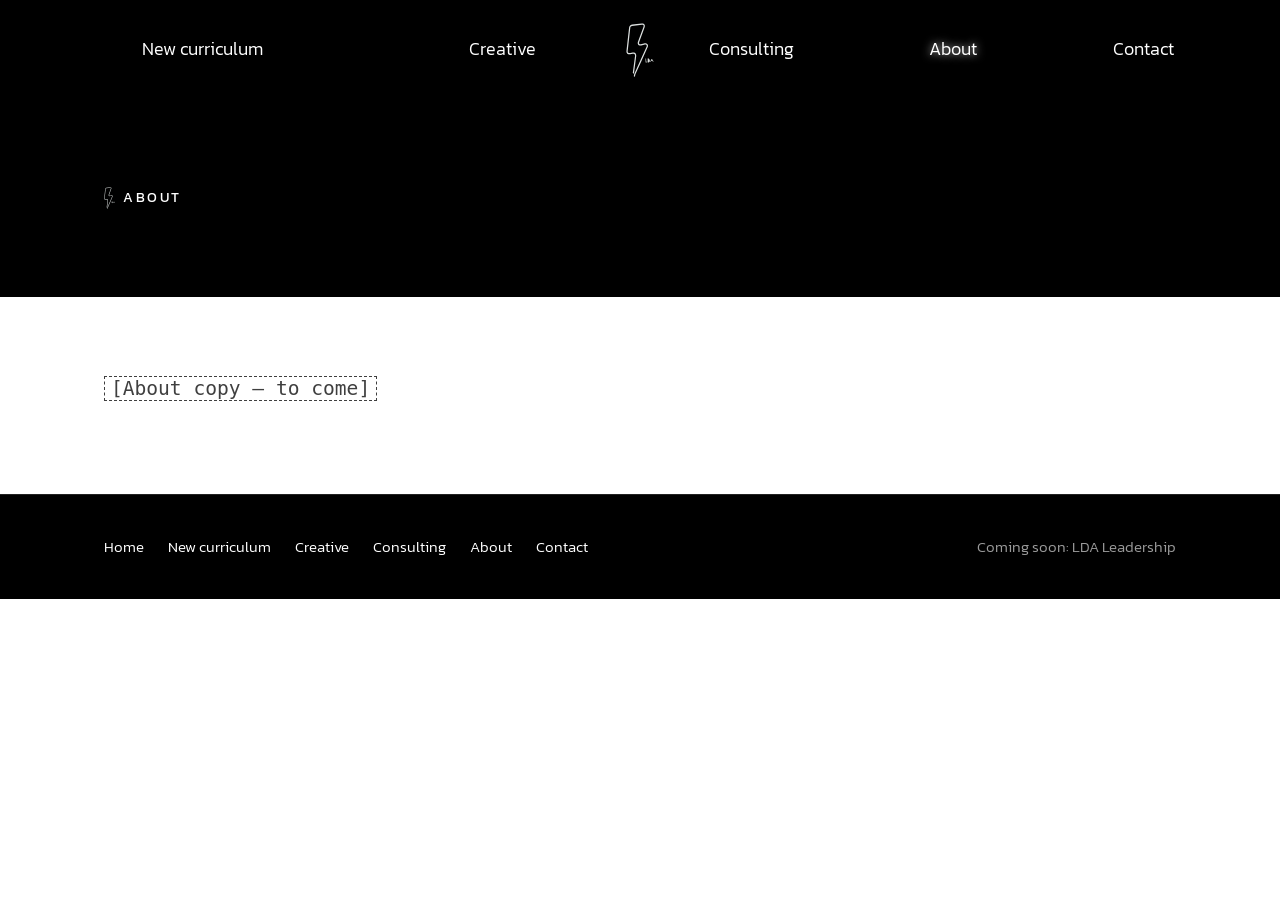
<file: about.html>
<!doctype html>
<html lang="en-NZ">
<head>
  <meta charset="utf-8">
  <meta name="viewport" content="width=device-width, initial-scale=1">
  <title>About | Learning Design Aotearoa</title>
  <link rel="preconnect" href="https://fonts.googleapis.com">
  <link rel="preconnect" href="https://fonts.gstatic.com" crossorigin>
  <link href="https://fonts.googleapis.com/css2?family=Kanit:wght@300;400;500&display=swap" rel="stylesheet">
  <link rel="stylesheet" href="styles.css">
</head>
<body>
  <!-- Built by build.py from content/ — edit the .md files, not this page. -->
  <header class="dark">
  <nav class="site-nav" aria-label="Main">
    <div class="side">
      <a href="new-curriculum.html">New curriculum</a>
      <a href="creative.html">Creative</a>
    </div>
    <a href="index.html" class="nav-bolt" aria-label="Learning Design Aotearoa home"><img src="assets/nav-bolt.svg" alt=""></a>
    <div class="side">
      <a href="consulting.html">Consulting</a>
      <a href="about.html" aria-current="page">About</a>
      <a href="contact.html">Contact</a>
    </div>
  </nav>
    <div class="page-head wrap">
      <p class="label"><img src="assets/nav-bolt.svg" alt="">About</p>
    </div>
  </header>
  <main>
    <section class="page-intro light" style="padding-bottom:88px">
      <div class="wrap"><p class="ph-only"><span class="ph">[About copy — to come]</span></p></div>
    </section>
  </main>
  <footer class="site-foot dark">
    <div class="wrap">
      <nav aria-label="Footer">
        <a href="index.html">Home</a>
        <a href="new-curriculum.html">New curriculum</a>
        <a href="creative.html">Creative</a>
        <a href="consulting.html">Consulting</a>
        <a href="about.html">About</a>
        <a href="contact.html">Contact</a>
      </nav>
      <p class="soon">Coming soon: LDA Leadership</p>
    </div>
  </footer>
</body>
</html>
</file>
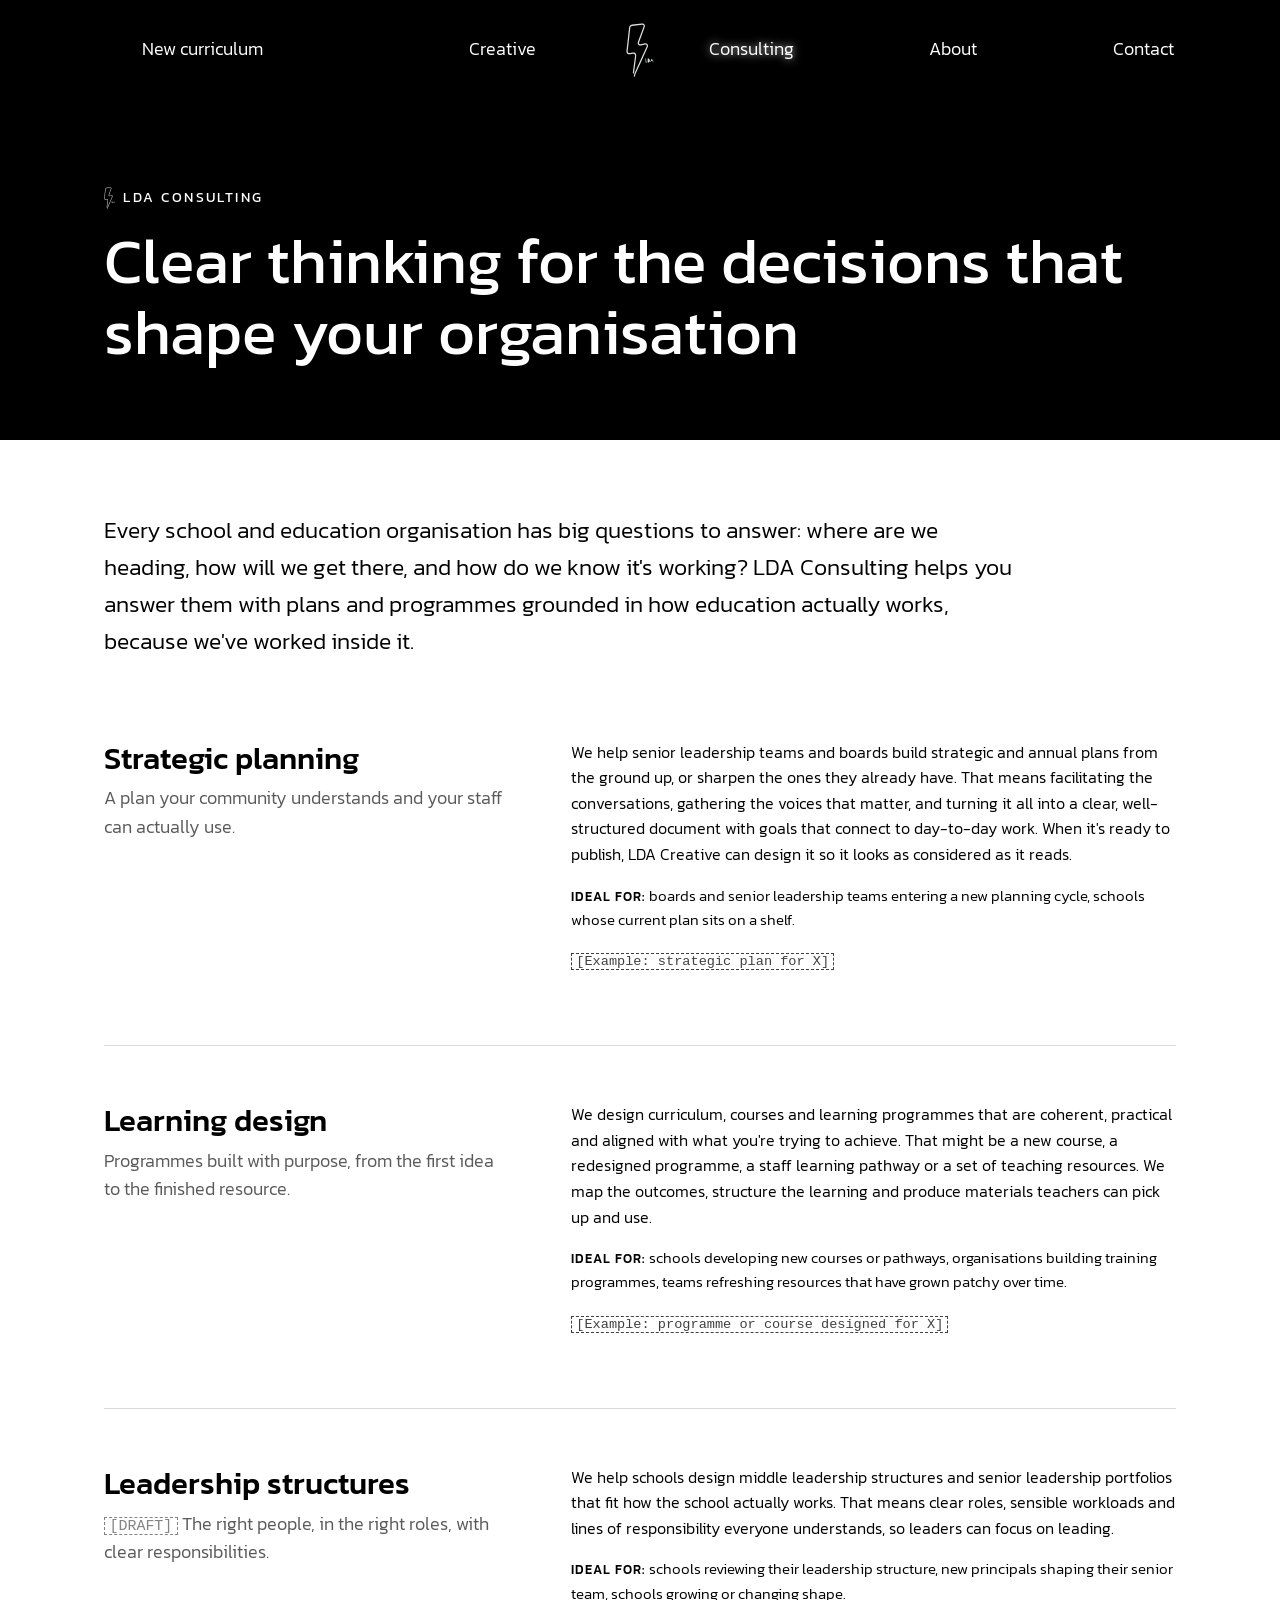
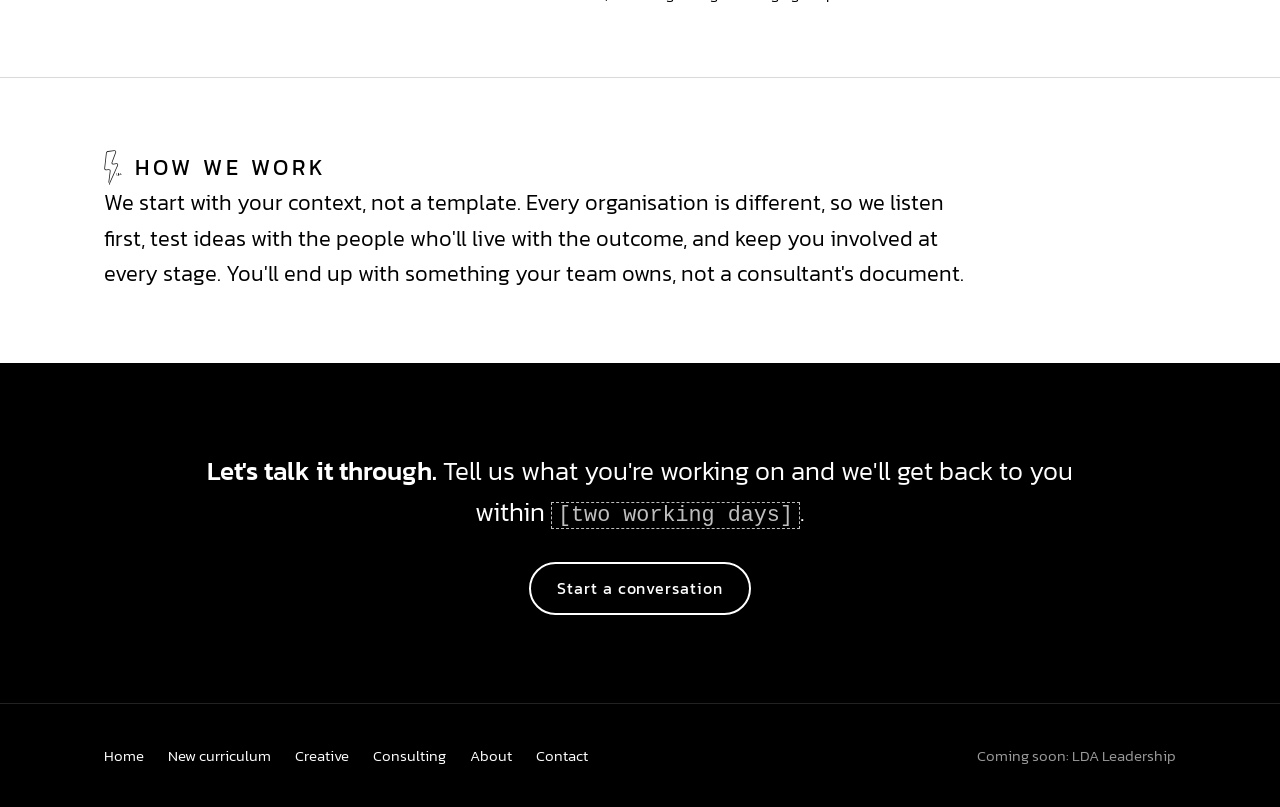
<file: consulting.html>
<!doctype html>
<html lang="en-NZ">
<head>
  <meta charset="utf-8">
  <meta name="viewport" content="width=device-width, initial-scale=1">
  <title>LDA Consulting | Learning Design Aotearoa</title>
  <link rel="preconnect" href="https://fonts.googleapis.com">
  <link rel="preconnect" href="https://fonts.gstatic.com" crossorigin>
  <link href="https://fonts.googleapis.com/css2?family=Kanit:wght@300;400;500&display=swap" rel="stylesheet">
  <link rel="stylesheet" href="styles.css">
</head>
<body>
  <!-- Built by build.py from content/ — edit the .md files, not this page. -->
  <header class="dark">
  <nav class="site-nav" aria-label="Main">
    <div class="side">
      <a href="new-curriculum.html">New curriculum</a>
      <a href="creative.html">Creative</a>
    </div>
    <a href="index.html" class="nav-bolt" aria-label="Learning Design Aotearoa home"><img src="assets/nav-bolt.svg" alt=""></a>
    <div class="side">
      <a href="consulting.html" aria-current="page">Consulting</a>
      <a href="about.html">About</a>
      <a href="contact.html">Contact</a>
    </div>
  </nav>
    <div class="page-head wrap">
      <p class="label"><img src="assets/nav-bolt.svg" alt="">LDA Consulting</p>
      <h1>Clear thinking for the decisions that shape your organisation</h1>
    </div>
  </header>
  <main>
    <section class="page-intro light">
      <div class="wrap"><p>Every school and education organisation has big questions to answer: where are we heading, how will we get there, and how do we know it's working? LDA Consulting helps you answer them with plans and programmes grounded in how education actually works, because we've worked inside it.</p></div>
    </section>
    <section class="light">
      <div class="wrap">
      <article class="service">
        <header>
          <h2>Strategic planning</h2>
          <p class="tag">A plan your community understands and your staff can actually use.</p>
        </header>
        <div class="body">
          <p>We help senior leadership teams and boards build strategic and annual plans from the ground up, or sharpen the ones they already have. That means facilitating the conversations, gathering the voices that matter, and turning it all into a clear, well-structured document with goals that connect to day-to-day work. When it's ready to publish, LDA Creative can design it so it looks as considered as it reads.</p><p class="ideal"><strong>Ideal for:</strong> boards and senior leadership teams entering a new planning cycle, schools whose current plan sits on a shelf.</p><p class="ph-only"><span class="ph">[Example: strategic plan for X]</span></p>
        </div>
      </article><article class="service">
        <header>
          <h2>Learning design</h2>
          <p class="tag">Programmes built with purpose, from the first idea to the finished resource.</p>
        </header>
        <div class="body">
          <p>We design curriculum, courses and learning programmes that are coherent, practical and aligned with what you're trying to achieve. That might be a new course, a redesigned programme, a staff learning pathway or a set of teaching resources. We map the outcomes, structure the learning and produce materials teachers can pick up and use.</p><p class="ideal"><strong>Ideal for:</strong> schools developing new courses or pathways, organisations building training programmes, teams refreshing resources that have grown patchy over time.</p><p class="ph-only"><span class="ph">[Example: programme or course designed for X]</span></p>
        </div>
      </article><article class="service">
        <header>
          <h2>Leadership structures</h2>
          <p class="tag"><span class="ph">[DRAFT]</span> The right people, in the right roles, with clear responsibilities.</p>
        </header>
        <div class="body">
          <p>We help schools design middle leadership structures and senior leadership portfolios that fit how the school actually works. That means clear roles, sensible workloads and lines of responsibility everyone understands, so leaders can focus on leading.</p><p class="ideal"><strong>Ideal for:</strong> schools reviewing their leadership structure, new principals shaping their senior team, schools growing or changing shape.</p>
        </div>
      </article>
      </div>
    </section>
    <section class="how light">
      <div class="wrap">
        <p class="label"><img src="assets/nav-bolt.svg" alt="">How we work</p>
        <p>We start with your context, not a template. Every organisation is different, so we listen first, test ideas with the people who'll live with the outcome, and keep you involved at every stage. You'll end up with something your team owns, not a consultant's document.</p>
      </div>
    </section>
  </main>
  <section class="cta dark">
    <div class="wrap">
      <p><strong>Let's talk it through.</strong> Tell us what you're working on and we'll get back to you within <span class="ph">[two working days]</span>.</p>
      <a class="button" href="contact.html">Start a conversation</a>
    </div>
  </section>
  <footer class="site-foot dark">
    <div class="wrap">
      <nav aria-label="Footer">
        <a href="index.html">Home</a>
        <a href="new-curriculum.html">New curriculum</a>
        <a href="creative.html">Creative</a>
        <a href="consulting.html">Consulting</a>
        <a href="about.html">About</a>
        <a href="contact.html">Contact</a>
      </nav>
      <p class="soon">Coming soon: LDA Leadership</p>
    </div>
  </footer>
</body>
</html>
</file>
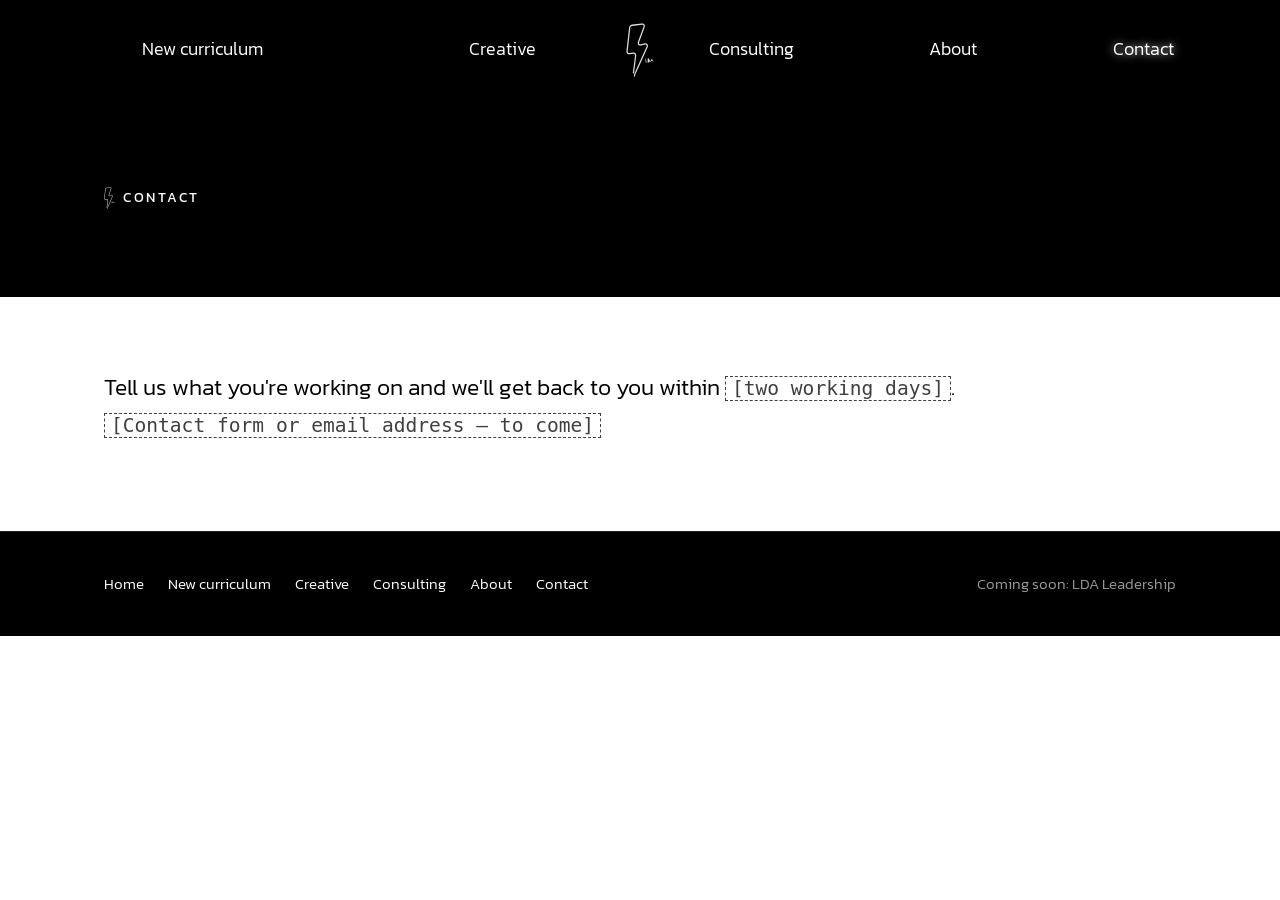
<file: contact.html>
<!doctype html>
<html lang="en-NZ">
<head>
  <meta charset="utf-8">
  <meta name="viewport" content="width=device-width, initial-scale=1">
  <title>Contact | Learning Design Aotearoa</title>
  <link rel="preconnect" href="https://fonts.googleapis.com">
  <link rel="preconnect" href="https://fonts.gstatic.com" crossorigin>
  <link href="https://fonts.googleapis.com/css2?family=Kanit:wght@300;400;500&display=swap" rel="stylesheet">
  <link rel="stylesheet" href="styles.css">
</head>
<body>
  <!-- Built by build.py from content/ — edit the .md files, not this page. -->
  <header class="dark">
  <nav class="site-nav" aria-label="Main">
    <div class="side">
      <a href="new-curriculum.html">New curriculum</a>
      <a href="creative.html">Creative</a>
    </div>
    <a href="index.html" class="nav-bolt" aria-label="Learning Design Aotearoa home"><img src="assets/nav-bolt.svg" alt=""></a>
    <div class="side">
      <a href="consulting.html">Consulting</a>
      <a href="about.html">About</a>
      <a href="contact.html" aria-current="page">Contact</a>
    </div>
  </nav>
    <div class="page-head wrap">
      <p class="label"><img src="assets/nav-bolt.svg" alt="">Contact</p>
    </div>
  </header>
  <main>
    <section class="page-intro light" style="padding-bottom:88px">
      <div class="wrap"><p>Tell us what you're working on and we'll get back to you within <span class="ph">[two working days]</span>.</p>
<p class="ph-only"><span class="ph">[Contact form or email address — to come]</span></p></div>
    </section>
  </main>
  <footer class="site-foot dark">
    <div class="wrap">
      <nav aria-label="Footer">
        <a href="index.html">Home</a>
        <a href="new-curriculum.html">New curriculum</a>
        <a href="creative.html">Creative</a>
        <a href="consulting.html">Consulting</a>
        <a href="about.html">About</a>
        <a href="contact.html">Contact</a>
      </nav>
      <p class="soon">Coming soon: LDA Leadership</p>
    </div>
  </footer>
</body>
</html>
</file>
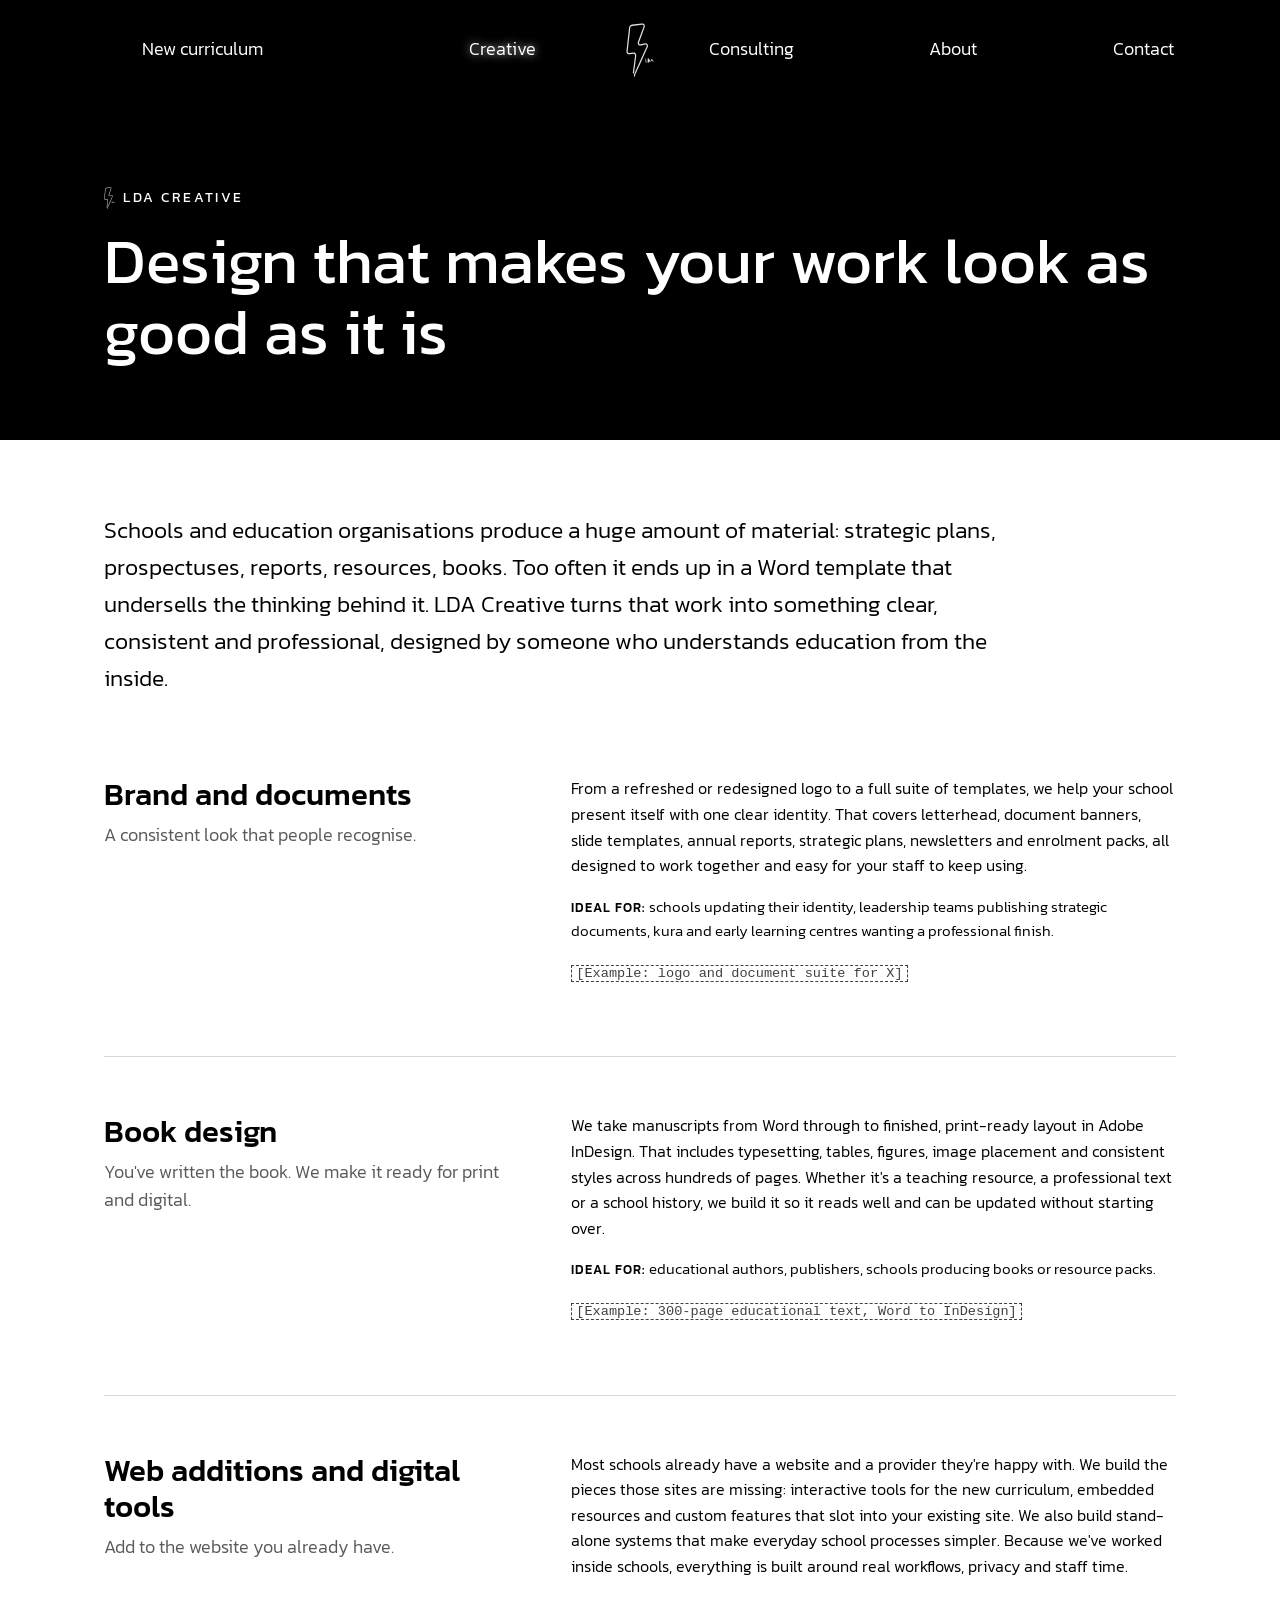
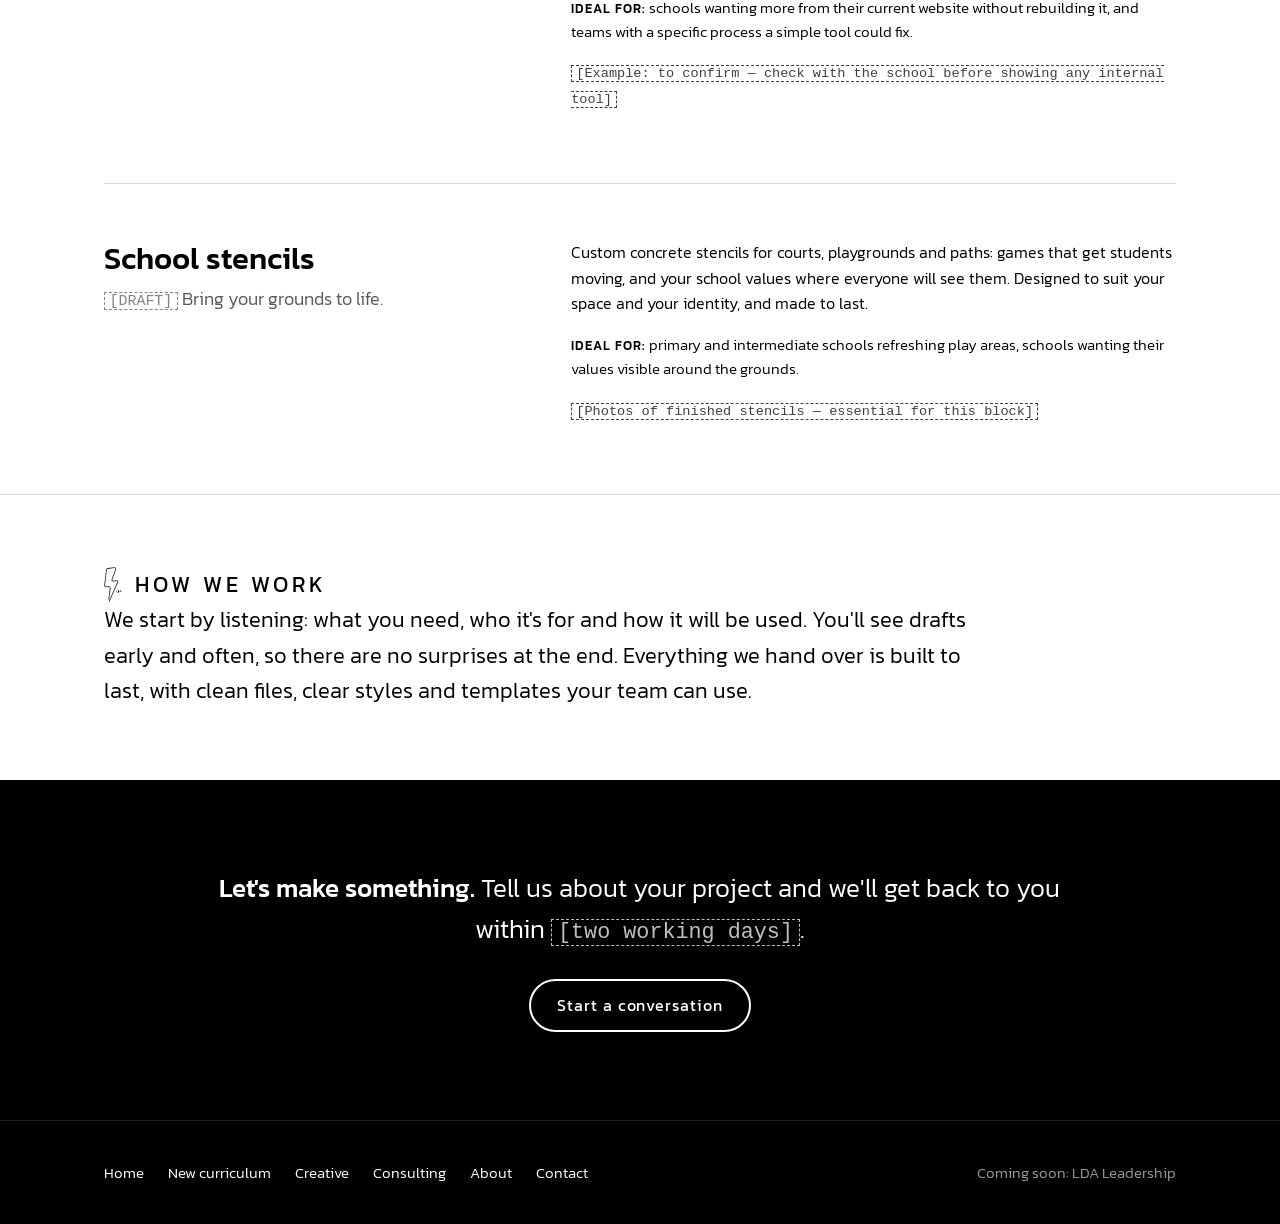
<file: creative.html>
<!doctype html>
<html lang="en-NZ">
<head>
  <meta charset="utf-8">
  <meta name="viewport" content="width=device-width, initial-scale=1">
  <title>LDA Creative | Learning Design Aotearoa</title>
  <link rel="preconnect" href="https://fonts.googleapis.com">
  <link rel="preconnect" href="https://fonts.gstatic.com" crossorigin>
  <link href="https://fonts.googleapis.com/css2?family=Kanit:wght@300;400;500&display=swap" rel="stylesheet">
  <link rel="stylesheet" href="styles.css">
</head>
<body>
  <!-- Built by build.py from content/ — edit the .md files, not this page. -->
  <header class="dark">
  <nav class="site-nav" aria-label="Main">
    <div class="side">
      <a href="new-curriculum.html">New curriculum</a>
      <a href="creative.html" aria-current="page">Creative</a>
    </div>
    <a href="index.html" class="nav-bolt" aria-label="Learning Design Aotearoa home"><img src="assets/nav-bolt.svg" alt=""></a>
    <div class="side">
      <a href="consulting.html">Consulting</a>
      <a href="about.html">About</a>
      <a href="contact.html">Contact</a>
    </div>
  </nav>
    <div class="page-head wrap">
      <p class="label"><img src="assets/nav-bolt.svg" alt="">LDA Creative</p>
      <h1>Design that makes your work look as good as it is</h1>
    </div>
  </header>
  <main>
    <section class="page-intro light">
      <div class="wrap"><p>Schools and education organisations produce a huge amount of material: strategic plans, prospectuses, reports, resources, books. Too often it ends up in a Word template that undersells the thinking behind it. LDA Creative turns that work into something clear, consistent and professional, designed by someone who understands education from the inside.</p></div>
    </section>
    <section class="light">
      <div class="wrap">
      <article class="service">
        <header>
          <h2>Brand and documents</h2>
          <p class="tag">A consistent look that people recognise.</p>
        </header>
        <div class="body">
          <p>From a refreshed or redesigned logo to a full suite of templates, we help your school present itself with one clear identity. That covers letterhead, document banners, slide templates, annual reports, strategic plans, newsletters and enrolment packs, all designed to work together and easy for your staff to keep using.</p><p class="ideal"><strong>Ideal for:</strong> schools updating their identity, leadership teams publishing strategic documents, kura and early learning centres wanting a professional finish.</p><p class="ph-only"><span class="ph">[Example: logo and document suite for X]</span></p>
        </div>
      </article><article class="service">
        <header>
          <h2>Book design</h2>
          <p class="tag">You've written the book. We make it ready for print and digital.</p>
        </header>
        <div class="body">
          <p>We take manuscripts from Word through to finished, print-ready layout in Adobe InDesign. That includes typesetting, tables, figures, image placement and consistent styles across hundreds of pages. Whether it's a teaching resource, a professional text or a school history, we build it so it reads well and can be updated without starting over.</p><p class="ideal"><strong>Ideal for:</strong> educational authors, publishers, schools producing books or resource packs.</p><p class="ph-only"><span class="ph">[Example: 300-page educational text, Word to InDesign]</span></p>
        </div>
      </article><article class="service">
        <header>
          <h2>Web additions and digital tools</h2>
          <p class="tag">Add to the website you already have.</p>
        </header>
        <div class="body">
          <p>Most schools already have a website and a provider they're happy with. We build the pieces those sites are missing: interactive tools for the new curriculum, embedded resources and custom features that slot into your existing site. We also build stand-alone systems that make everyday school processes simpler. Because we've worked inside schools, everything is built around real workflows, privacy and staff time.</p><p class="ideal"><strong>Ideal for:</strong> schools wanting more from their current website without rebuilding it, and teams with a specific process a simple tool could fix.</p><p class="ph-only"><span class="ph">[Example: to confirm — check with the school before showing any internal tool]</span></p>
        </div>
      </article><article class="service">
        <header>
          <h2>School stencils</h2>
          <p class="tag"><span class="ph">[DRAFT]</span> Bring your grounds to life.</p>
        </header>
        <div class="body">
          <p>Custom concrete stencils for courts, playgrounds and paths: games that get students moving, and your school values where everyone will see them. Designed to suit your space and your identity, and made to last.</p><p class="ideal"><strong>Ideal for:</strong> primary and intermediate schools refreshing play areas, schools wanting their values visible around the grounds.</p><p class="ph-only"><span class="ph">[Photos of finished stencils — essential for this block]</span></p>
        </div>
      </article>
      </div>
    </section>
    <section class="how light">
      <div class="wrap">
        <p class="label"><img src="assets/nav-bolt.svg" alt="">How we work</p>
        <p>We start by listening: what you need, who it's for and how it will be used. You'll see drafts early and often, so there are no surprises at the end. Everything we hand over is built to last, with clean files, clear styles and templates your team can use.</p>
      </div>
    </section>
  </main>
  <section class="cta dark">
    <div class="wrap">
      <p><strong>Let's make something.</strong> Tell us about your project and we'll get back to you within <span class="ph">[two working days]</span>.</p>
      <a class="button" href="contact.html">Start a conversation</a>
    </div>
  </section>
  <footer class="site-foot dark">
    <div class="wrap">
      <nav aria-label="Footer">
        <a href="index.html">Home</a>
        <a href="new-curriculum.html">New curriculum</a>
        <a href="creative.html">Creative</a>
        <a href="consulting.html">Consulting</a>
        <a href="about.html">About</a>
        <a href="contact.html">Contact</a>
      </nav>
      <p class="soon">Coming soon: LDA Leadership</p>
    </div>
  </footer>
</body>
</html>
</file>
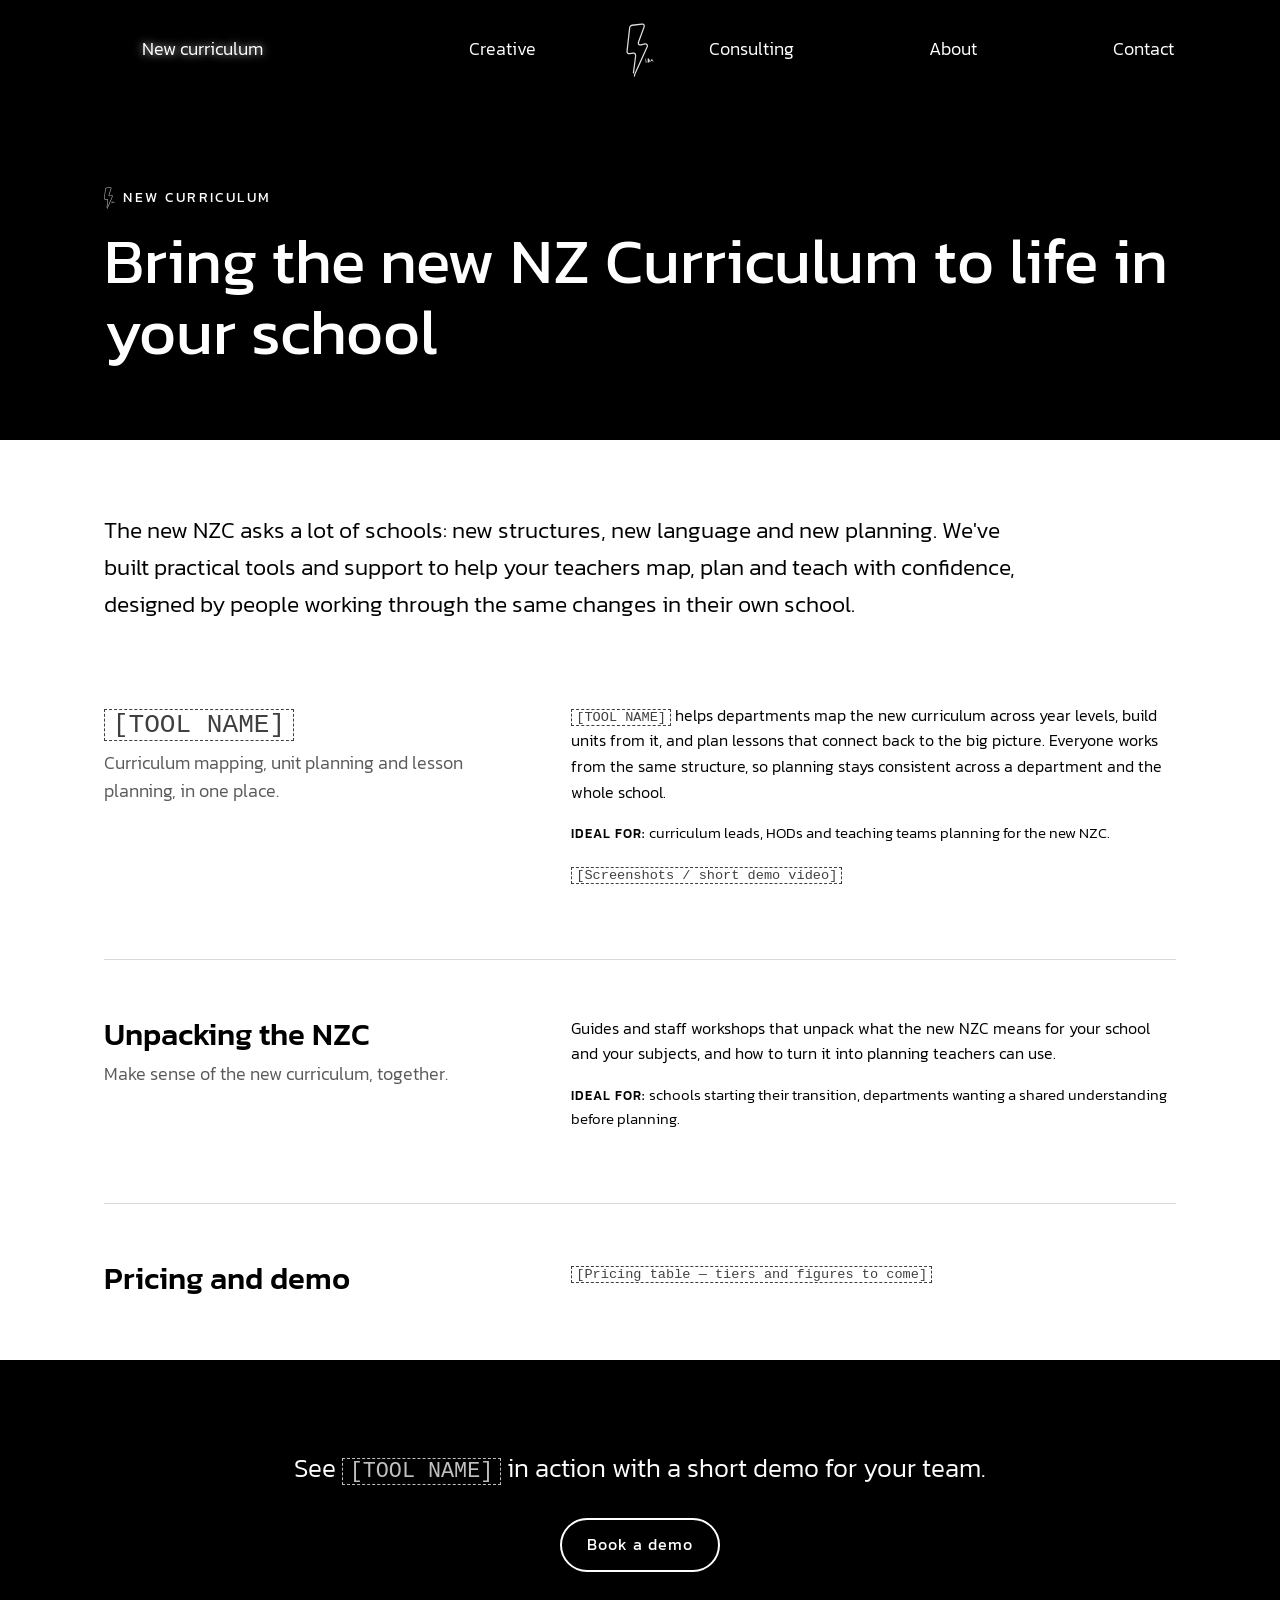
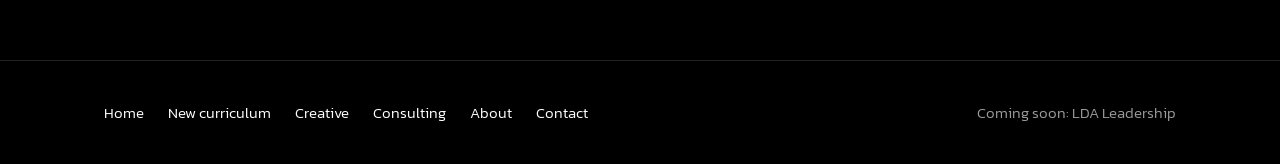
<file: new-curriculum.html>
<!doctype html>
<html lang="en-NZ">
<head>
  <meta charset="utf-8">
  <meta name="viewport" content="width=device-width, initial-scale=1">
  <title>New curriculum | Learning Design Aotearoa</title>
  <link rel="preconnect" href="https://fonts.googleapis.com">
  <link rel="preconnect" href="https://fonts.gstatic.com" crossorigin>
  <link href="https://fonts.googleapis.com/css2?family=Kanit:wght@300;400;500&display=swap" rel="stylesheet">
  <link rel="stylesheet" href="styles.css">
</head>
<body>
  <!-- Built by build.py from content/ — edit the .md files, not this page. -->
  <header class="dark">
  <nav class="site-nav" aria-label="Main">
    <div class="side">
      <a href="new-curriculum.html" aria-current="page">New curriculum</a>
      <a href="creative.html">Creative</a>
    </div>
    <a href="index.html" class="nav-bolt" aria-label="Learning Design Aotearoa home"><img src="assets/nav-bolt.svg" alt=""></a>
    <div class="side">
      <a href="consulting.html">Consulting</a>
      <a href="about.html">About</a>
      <a href="contact.html">Contact</a>
    </div>
  </nav>
    <div class="page-head wrap">
      <p class="label"><img src="assets/nav-bolt.svg" alt="">New curriculum</p>
      <h1>Bring the new NZ Curriculum to life in your school</h1>
    </div>
  </header>
  <main>
    <section class="page-intro light">
      <div class="wrap"><p>The new NZC asks a lot of schools: new structures, new language and new planning. We've built practical tools and support to help your teachers map, plan and teach with confidence, designed by people working through the same changes in their own school.</p></div>
    </section>
    <section class="light">
      <div class="wrap">
      <article class="service">
        <header>
          <h2><span class="ph">[TOOL NAME]</span></h2>
          <p class="tag">Curriculum mapping, unit planning and lesson planning, in one place.</p>
        </header>
        <div class="body">
          <p><span class="ph">[TOOL NAME]</span> helps departments map the new curriculum across year levels, build units from it, and plan lessons that connect back to the big picture. Everyone works from the same structure, so planning stays consistent across a department and the whole school.</p><p class="ideal"><strong>Ideal for:</strong> curriculum leads, HODs and teaching teams planning for the new NZC.</p><p class="ph-only"><span class="ph">[Screenshots / short demo video]</span></p>
        </div>
      </article><article class="service">
        <header>
          <h2>Unpacking the NZC</h2>
          <p class="tag">Make sense of the new curriculum, together.</p>
        </header>
        <div class="body">
          <p>Guides and staff workshops that unpack what the new NZC means for your school and your subjects, and how to turn it into planning teachers can use.</p><p class="ideal"><strong>Ideal for:</strong> schools starting their transition, departments wanting a shared understanding before planning.</p>
        </div>
      </article><article class="service">
        <header>
          <h2>Pricing and demo</h2>
          
        </header>
        <div class="body">
          <p class="ph-only"><span class="ph">[Pricing table — tiers and figures to come]</span></p>
        </div>
      </article>
      </div>
    </section>
    
  </main>
  <section class="cta dark">
    <div class="wrap">
      <p>See <span class="ph">[TOOL NAME]</span> in action with a short demo for your team.</p>
      <a class="button" href="contact.html">Book a demo</a>
    </div>
  </section>
  <footer class="site-foot dark">
    <div class="wrap">
      <nav aria-label="Footer">
        <a href="index.html">Home</a>
        <a href="new-curriculum.html">New curriculum</a>
        <a href="creative.html">Creative</a>
        <a href="consulting.html">Consulting</a>
        <a href="about.html">About</a>
        <a href="contact.html">Contact</a>
      </nav>
      <p class="soon">Coming soon: LDA Leadership</p>
    </div>
  </footer>
</body>
</html>
</file>
<file: styles.css>
/* Learning Design Aotearoa — black and white */
:root {
  --ink: #000;
  --paper: #fff;
  --grey: #5a5a5a;
  --rule: #d9d9d9;
  --wide: .18em;   /* letter-spacing used for labels and the hero blocks */
}

*, *::before, *::after { box-sizing: border-box; }
html { scroll-behavior: smooth; }
body {
  margin: 0;
  font-family: "Kanit", system-ui, sans-serif;
  font-weight: 300;
  line-height: 1.6;
  color: var(--ink);
  background: var(--paper);
}
img { max-width: 100%; }
a { color: inherit; }

/* Square-bracket placeholders stay visible and obvious until real content arrives */
.ph {
  display: inline;
  padding: 0 .3em;
  border: 1px dashed currentColor;
  font-family: ui-monospace, Menlo, monospace;
  font-size: .85em;
  opacity: .75;
}
p.ph-only { margin: 1.5rem 0 0; }

/* ---------- Navigation ---------- */
.site-nav {
  display: grid;
  grid-template-columns: 1fr auto 1fr;
  align-items: center;
  padding: 2.5vh 4vw;
  background: var(--ink);
}
.site-nav .side { display: flex; justify-content: space-around; align-items: center; gap: 2vw; }
.site-nav a { color: var(--paper); text-decoration: none; font-size: clamp(14px, 1.4vw, 24px); text-align: center; transition: text-shadow .2s; }
.site-nav a:hover, .site-nav a:focus-visible, .site-nav a[aria-current] { text-shadow: 0 0 8px rgba(255,255,255,.85); outline: none; }
.site-nav .nav-bolt img { height: clamp(30px, 6vh, 60px); width: auto; display: block; filter: invert(1); }

/* ---------- Buttons ---------- */
.button {
  display: inline-block;
  padding: .75em 1.6em;
  border: 2px solid currentColor;
  border-radius: 999px;
  text-decoration: none;
  font-weight: 400;
  letter-spacing: .06em;
  transition: background .2s, color .2s, box-shadow .2s;
}
.dark .button:hover, .dark .button:focus-visible { background: var(--paper); color: var(--ink); box-shadow: 0 0 18px rgba(255,255,255,.55); outline: none; }
.light .button:hover, .light .button:focus-visible { background: var(--ink); color: var(--paper); outline: none; }

.dark { background: var(--ink); color: var(--paper); }
.light { background: var(--paper); color: var(--ink); }

.wrap { max-width: 1120px; margin: 0 auto; padding: 0 24px; }
.label {
  display: flex; align-items: center; gap: .6em;
  margin: 0 0 1rem;
  font-size: .85rem; font-weight: 400;
  letter-spacing: var(--wide); text-transform: uppercase;
}
.label img { height: 1.6em; width: auto; }
.dark .label img { filter: invert(1); }

/* ---------- Home: hero ---------- */
.hero { min-height: 100vh; min-height: 100svh; display: flex; flex-direction: column; }
.badge-wrap { flex: 1; display: flex; flex-direction: column; align-items: center; justify-content: center; gap: 6vh; padding: 3vh 16px 5vh; }
.badge { width: min(52vh, 100%); }
.badge svg { display: block; width: 100%; height: auto; overflow: visible; }
.tagline { width: min(75vh, 100%); height: auto; }

/* The neon layer of the bolt: stutters on like an LED, then hums */
.neon { opacity: 0; }
.badge.lit .neon {
  animation:
    ignite 2.4s steps(1, end) .5s forwards,
    hum 7s ease-in-out 2.9s infinite;
}
@keyframes ignite {
  0%   { opacity: 0; }
  4%   { opacity: .9; }
  7%   { opacity: 0; }
  12%  { opacity: .55; }
  14%  { opacity: 0; }
  30%  { opacity: 0; }
  33%  { opacity: 1; }
  36%  { opacity: .2; }
  40%  { opacity: 1; }
  44%  { opacity: 0; }
  58%  { opacity: 0; }
  61%  { opacity: .8; }
  64%  { opacity: .3; }
  68%  { opacity: 1; }
  100% { opacity: 1; }
}
@keyframes hum {
  0%, 40%, 44%, 80%, 100% { opacity: 1; }
  41% { opacity: .6; }
  42% { opacity: 1; }
  43% { opacity: .75; }
  81% { opacity: .85; }
}
@media (prefers-reduced-motion: reduce) {
  html { scroll-behavior: auto; }
  .badge.lit .neon { animation: none; opacity: 1; }
}

/* ---------- Home: intro (wordmark with Creative top-left, Consulting bottom-right) ---------- */
.intro {
  min-height: 100vh; min-height: 100svh;
  display: grid;
  grid-template-columns: 1fr 1.4fr 1fr;
  grid-template-rows: 1fr 1fr;
  align-items: center;
  gap: 2vw;
  padding: 7vh 6vw;
}
.intro .block { text-align: center; letter-spacing: var(--wide); line-height: 1.6; font-size: clamp(14px, min(1.3vw, 2.2vh), 24px); }
.intro .block p { margin: 0 0 1em; }
.intro .block a { font-weight: 400; text-decoration: none; border-bottom: 1px solid; }
.intro .left  { grid-column: 1; grid-row: 1; align-self: start; }
.intro .mark  { grid-column: 2; grid-row: 1 / span 2; width: 100%; height: auto; }
.intro .right { grid-column: 3; grid-row: 2; align-self: end; }

/* ---------- Home: banner, cards, why, proof ---------- */
.banner { padding: 72px 0; text-align: center; }
.banner p { font-size: clamp(22px, 3vw, 40px); margin: 0 0 28px; line-height: 1.3; }
.banner strong { font-weight: 500; }

.cards { padding: 88px 0; }
.cards ul { list-style: none; margin: 0; padding: 0; display: grid; grid-template-columns: repeat(3, 1fr); gap: 24px; }
.cards a {
  display: block; height: 100%;
  padding: 32px 28px;
  border: 2px solid var(--ink);
  text-decoration: none;
  transition: background .2s, color .2s;
}
.cards a:hover, .cards a:focus-visible { background: var(--ink); color: var(--paper); outline: none; }
.cards a:hover img, .cards a:focus-visible img { filter: invert(1); }
.cards img { height: 44px; width: auto; display: block; margin-bottom: 20px; }
.cards h3 { margin: 0 0 8px; font-size: 1.5rem; font-weight: 500; }
.cards p { margin: 0; }

.why, .proof { padding: 0 0 88px; }
.why p, .proof p { font-size: clamp(18px, 1.8vw, 24px); max-width: 46em; margin: 0; }

/* ---------- Section pages ---------- */
.page-head { padding-top: 88px; padding-bottom: 72px; }
.page-head h1 { margin: 0; max-width: 18em; font-size: clamp(32px, 5vw, 64px); font-weight: 400; line-height: 1.12; }
.page-intro { padding: 72px 0 24px; }
.page-intro p { margin: 0; max-width: 40em; font-size: clamp(18px, 1.8vw, 24px); }

.service {
  display: grid;
  grid-template-columns: 1fr 1.5fr;
  gap: 24px 64px;
  padding: 56px 0;
  border-top: 1px solid var(--rule);
}
.service:first-child { border-top: 0; }
.service h2 { margin: 0 0 8px; font-size: clamp(24px, 2.4vw, 32px); font-weight: 500; line-height: 1.2; }
.service .tag { margin: 0; color: var(--grey); font-size: 1.1rem; }
.service .body p { margin: 0 0 1em; }
.service .ideal { font-size: .95rem; }
.service .ideal strong { font-weight: 500; letter-spacing: .08em; text-transform: uppercase; font-size: .85em; }

.how { padding: 72px 0; border-top: 1px solid var(--rule); }
.how p { margin: 0; max-width: 40em; font-size: clamp(18px, 1.8vw, 22px); }

.cta { padding: 88px 0; text-align: center; }
.cta p { margin: 0 auto 28px; max-width: 34em; font-size: clamp(18px, 2vw, 26px); }
.cta strong { font-weight: 500; }

/* ---------- Footer ---------- */
.site-foot { padding: 40px 0; border-top: 1px solid #222; font-size: .95rem; }
.site-foot .wrap { display: flex; flex-wrap: wrap; justify-content: space-between; align-items: center; gap: 20px; }
.site-foot nav { display: flex; flex-wrap: wrap; gap: 8px 24px; }
.site-foot a { text-decoration: none; }
.site-foot a:hover { text-decoration: underline; }
.site-foot .soon { color: #9a9a9a; margin: 0; }

/* ---------- Small screens ---------- */
@media (max-width: 760px) {
  .site-nav { grid-template-columns: 1fr; row-gap: 12px; padding: 20px 16px; }
  .site-nav .nav-bolt { grid-row: 1; justify-self: center; }
  .site-nav .side { justify-content: center; gap: 22px; }
  .wrap { padding: 0 16px; }
  .intro { grid-template-columns: 1fr; grid-template-rows: auto; gap: 40px; padding: 64px 16px; align-content: center; }
  .intro .left, .intro .mark, .intro .right { grid-column: 1; grid-row: auto; }
  .intro .mark { order: -1; }
  .cards ul { grid-template-columns: 1fr; }
  .service { grid-template-columns: 1fr; padding: 40px 0; }
  .page-head { padding-top: 56px; padding-bottom: 48px; }
}
</file>
